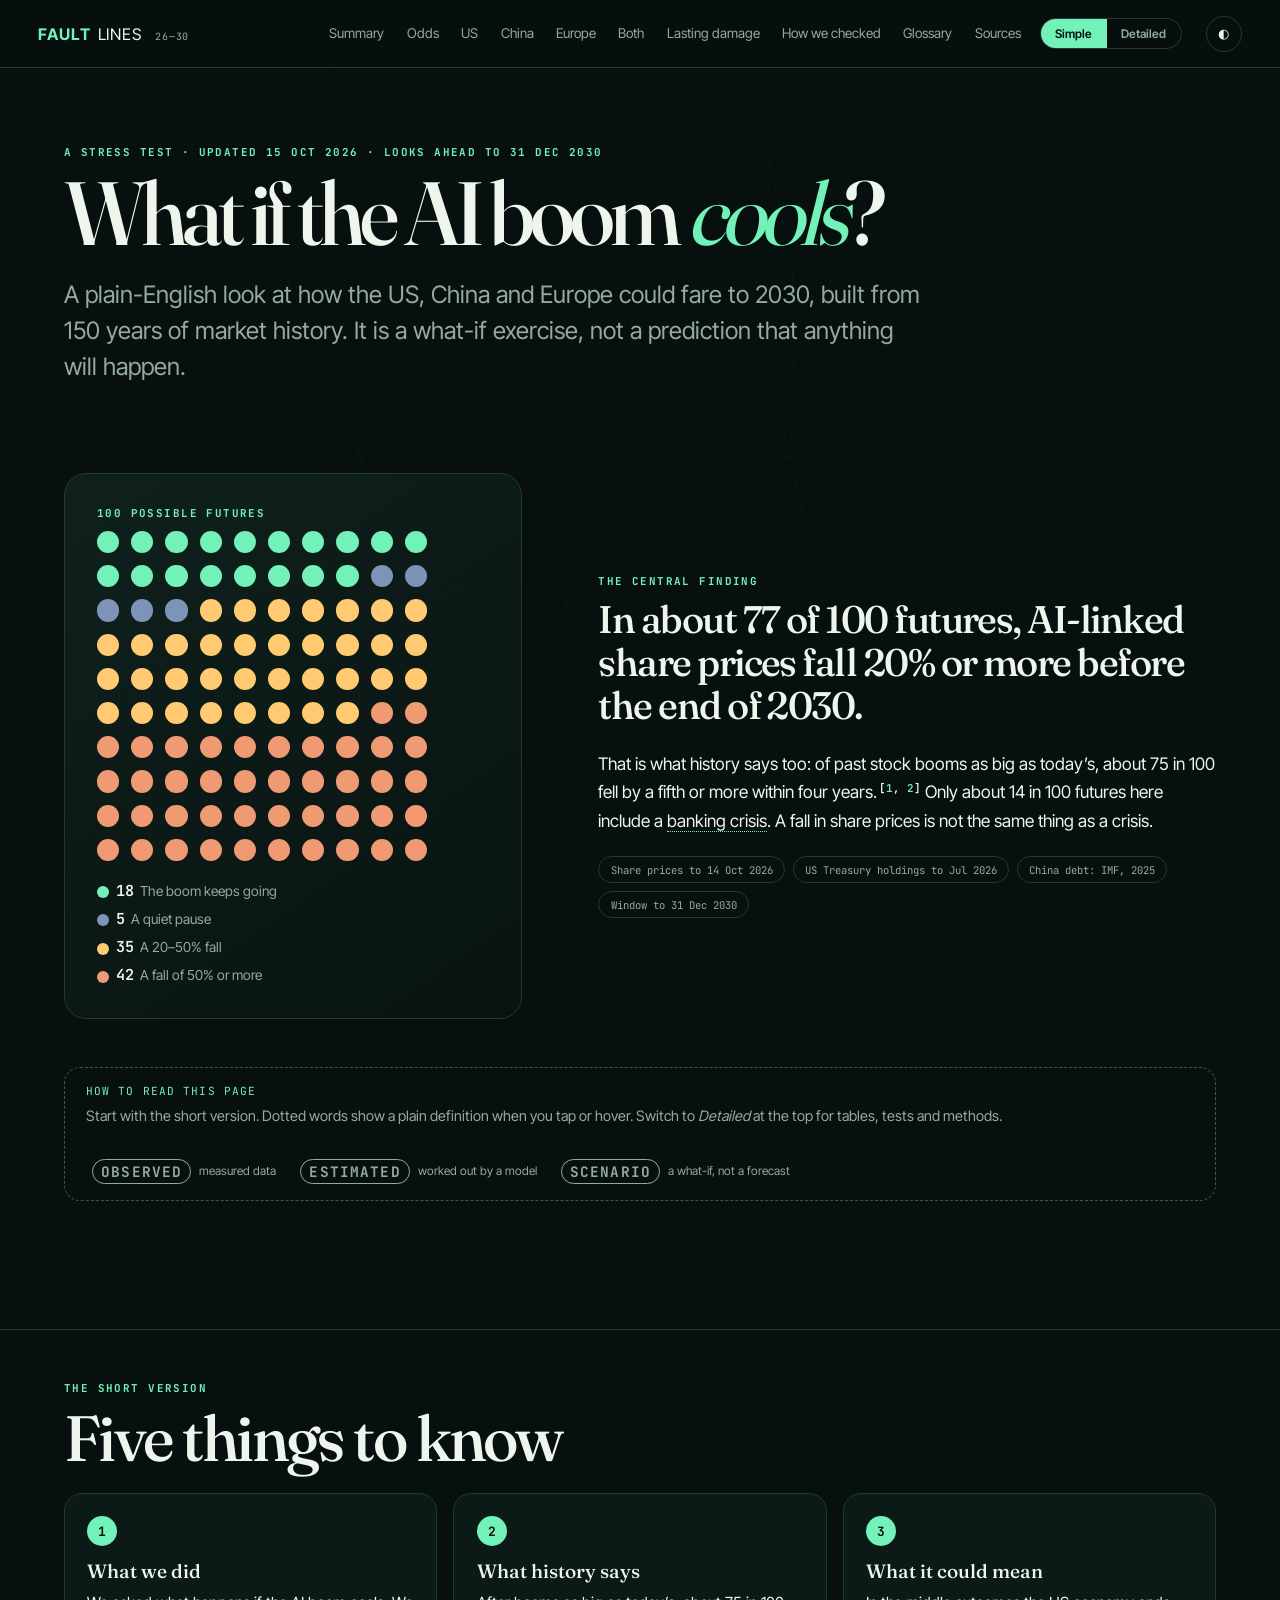
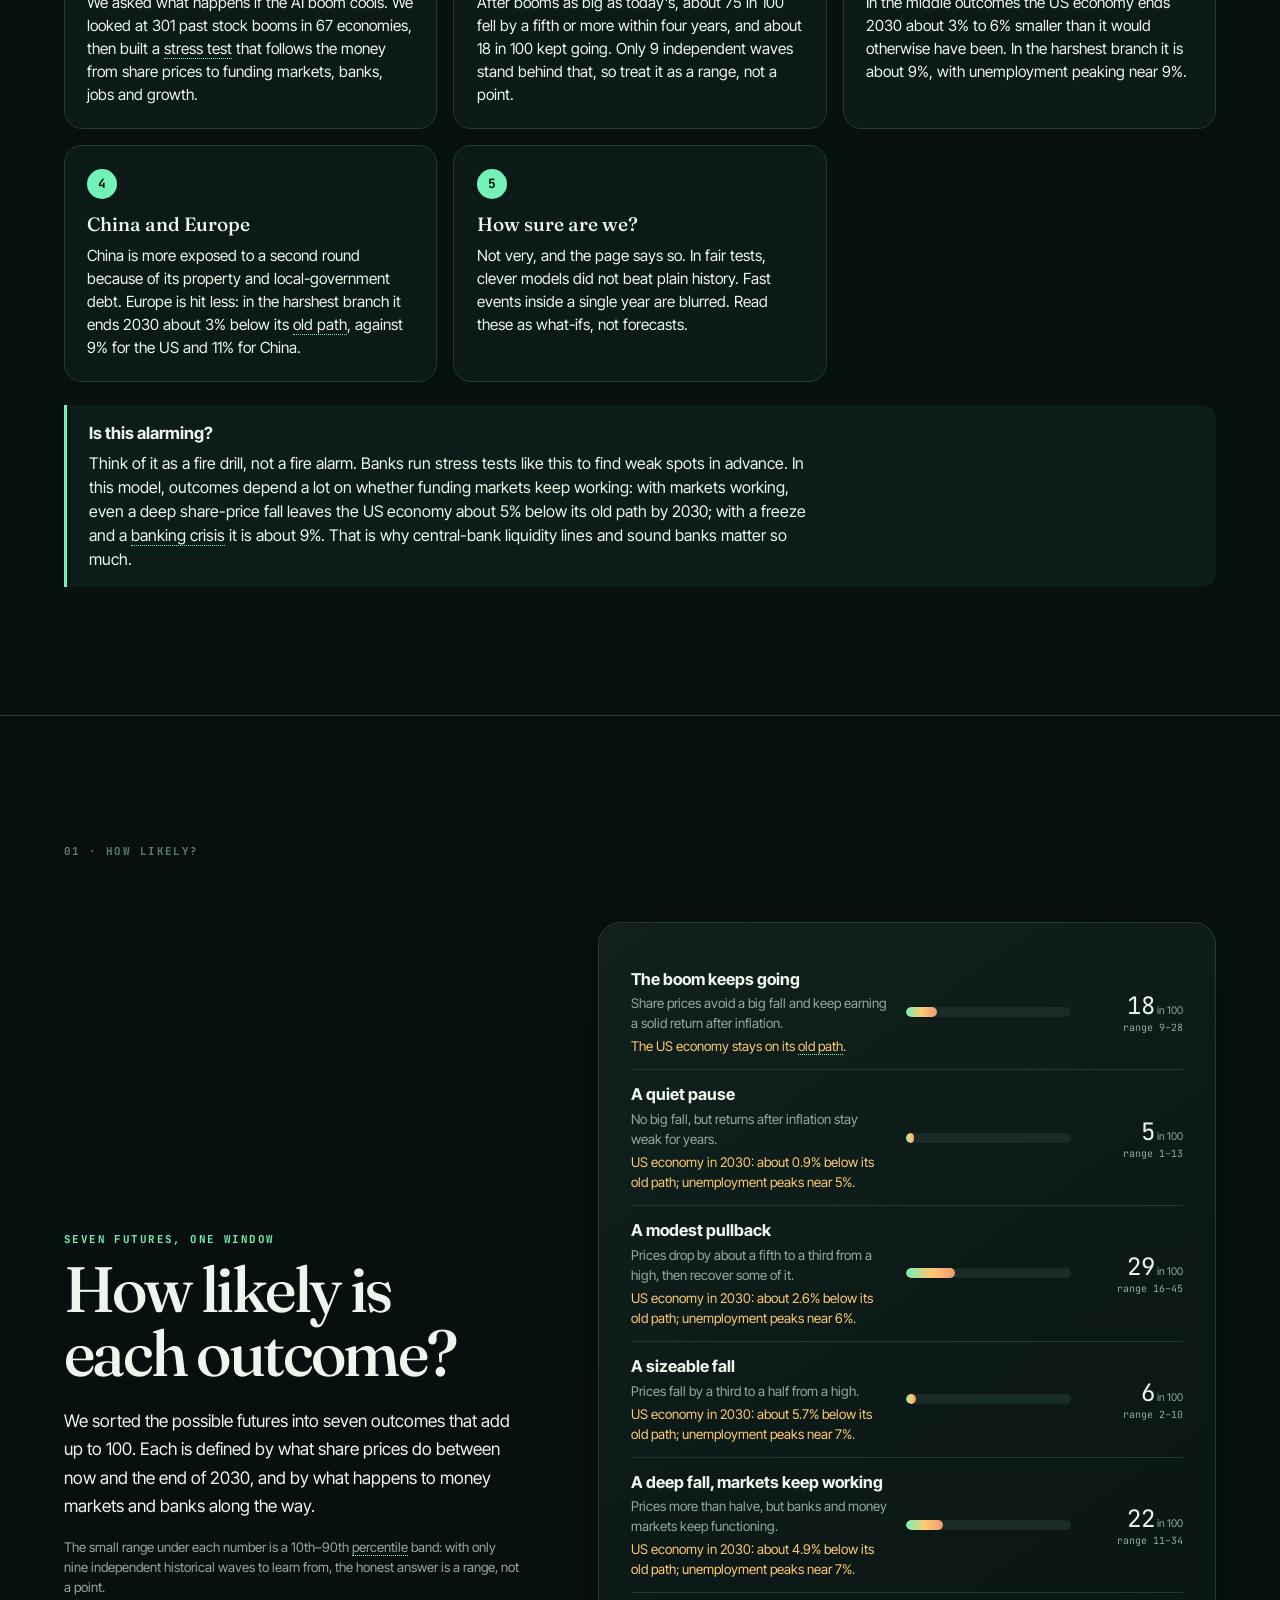
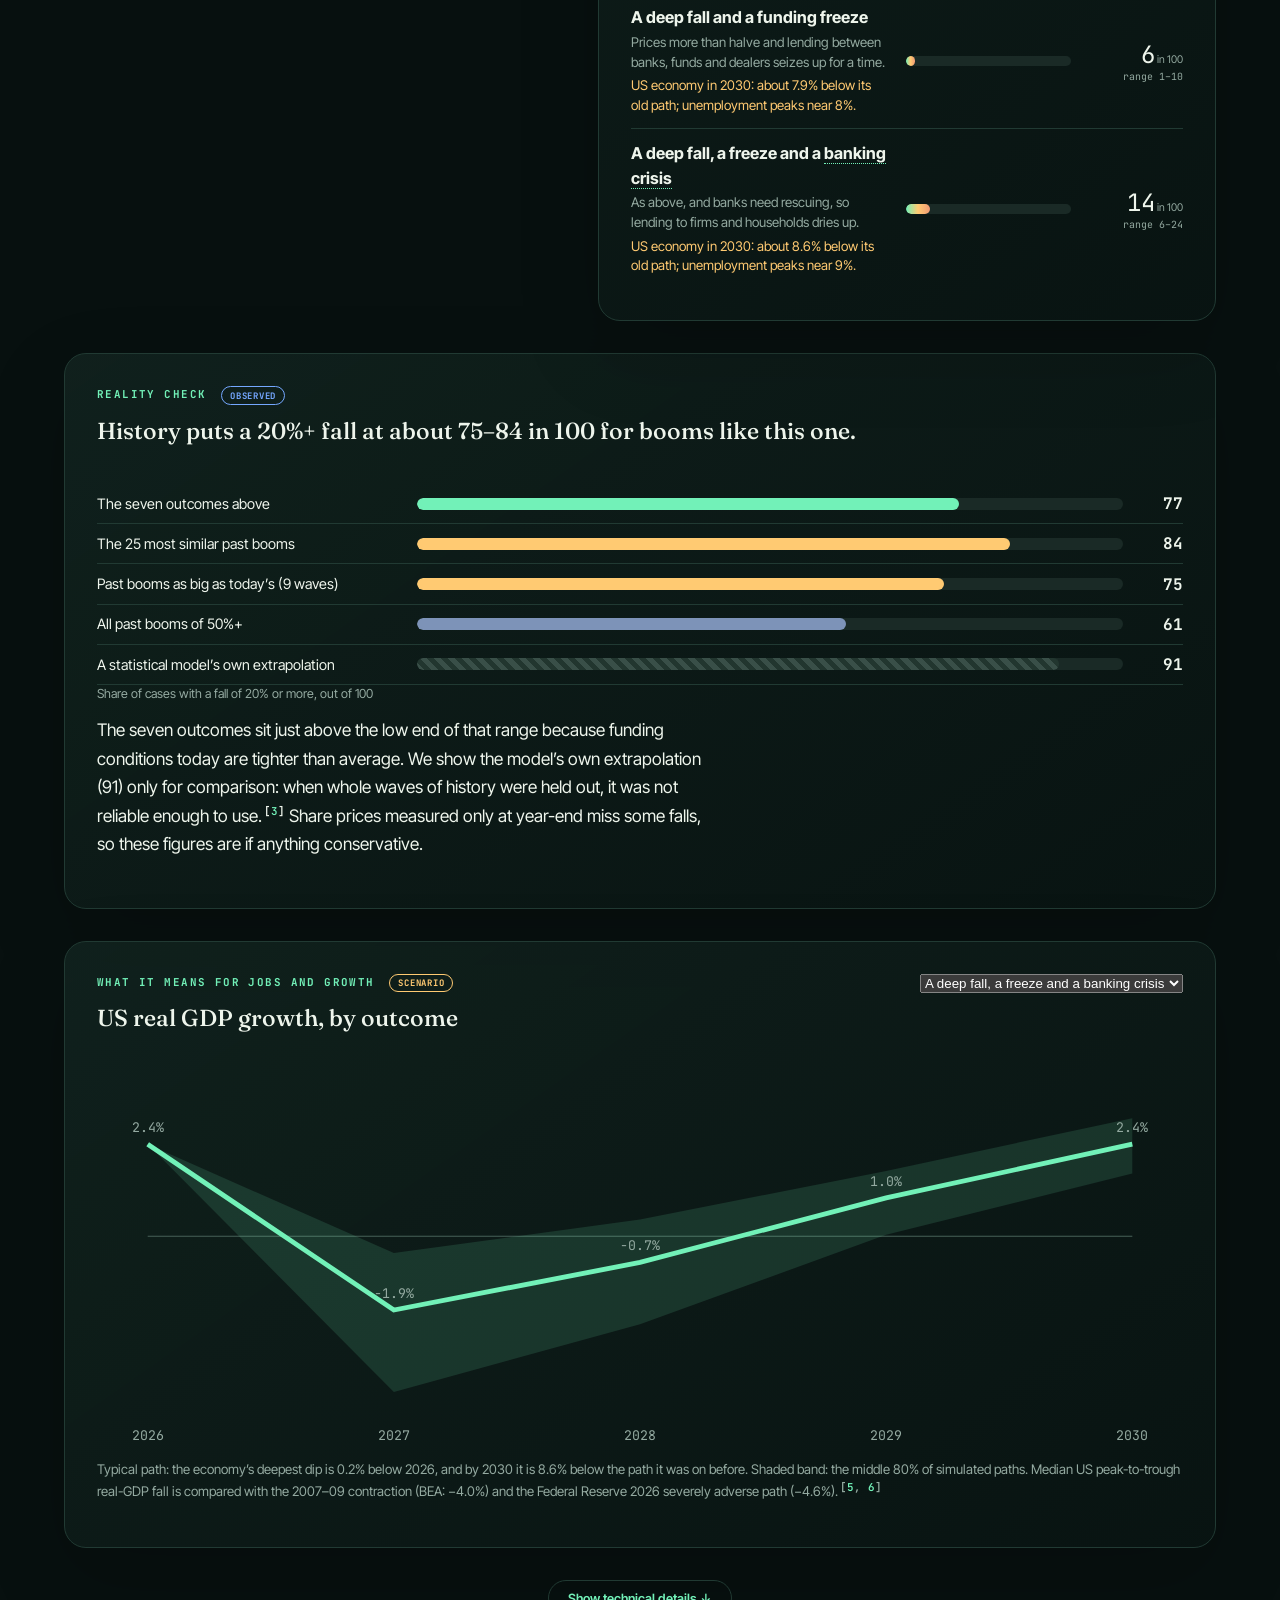
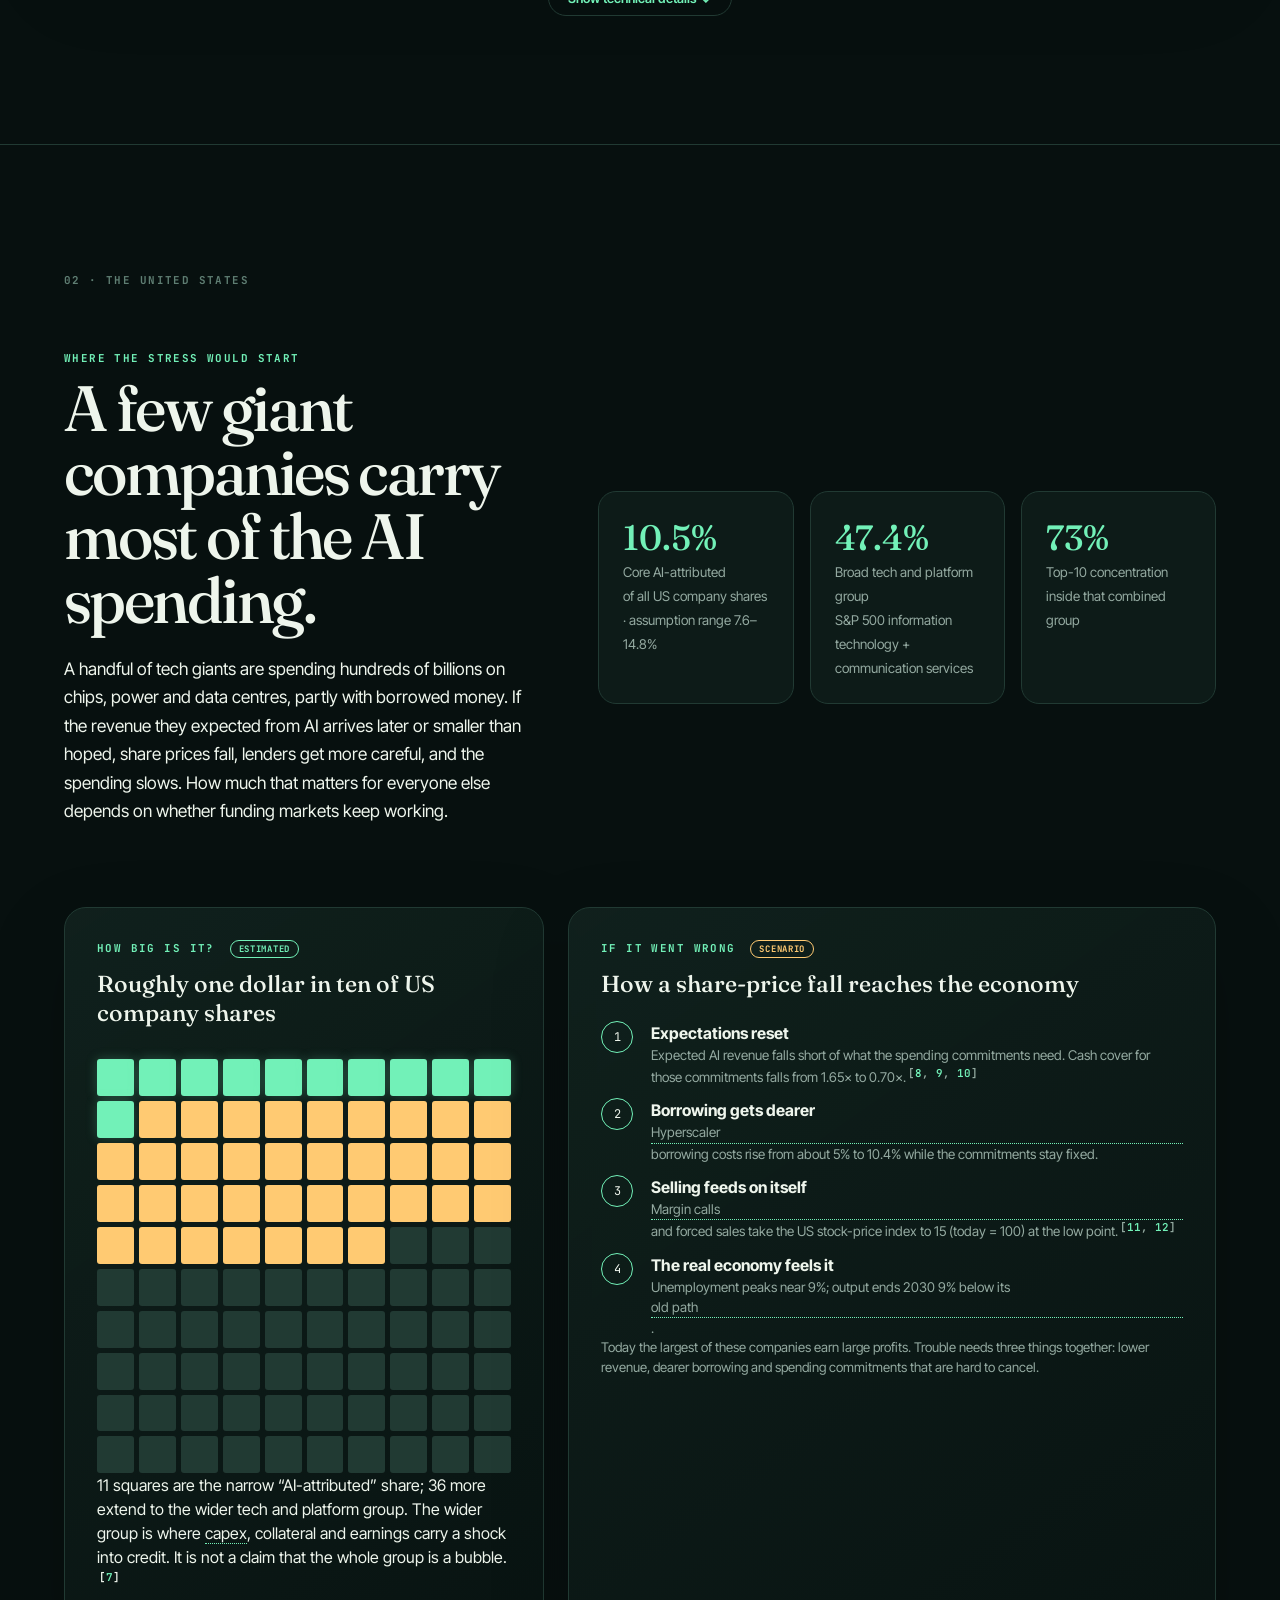
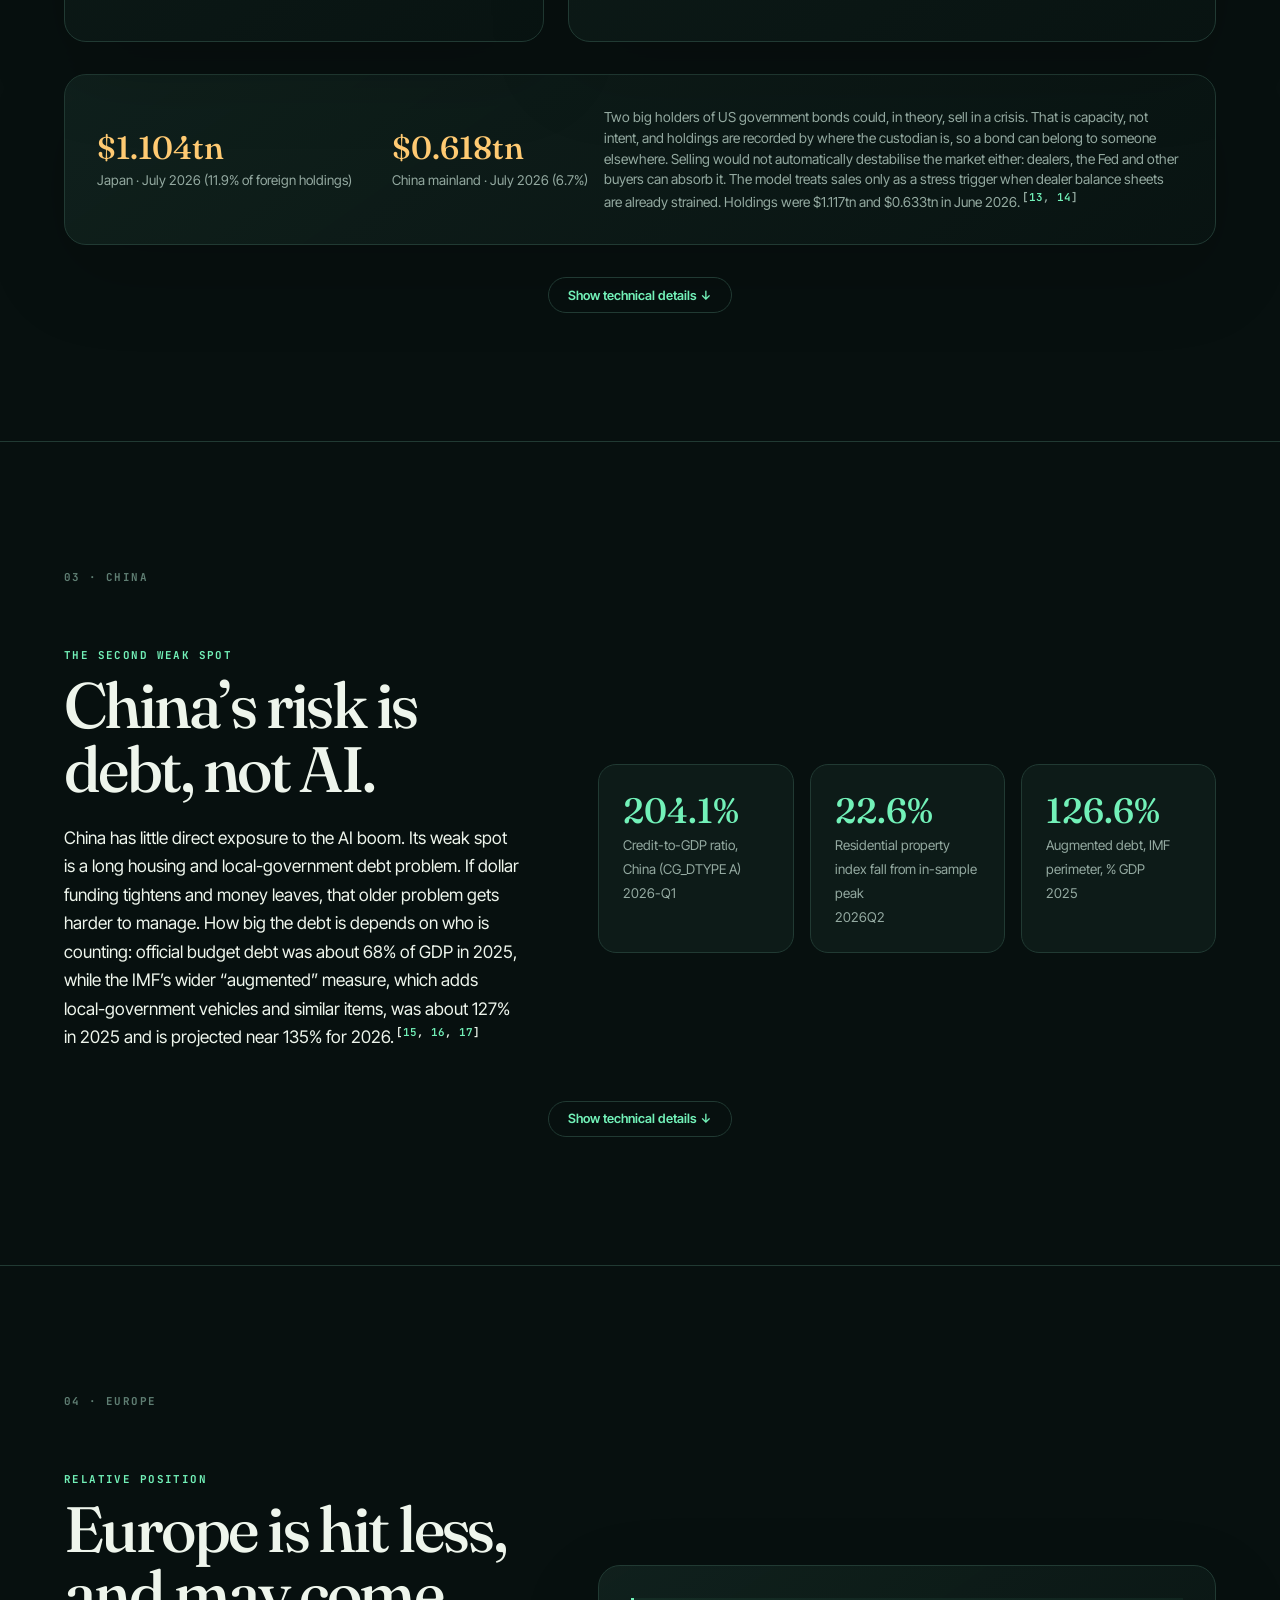
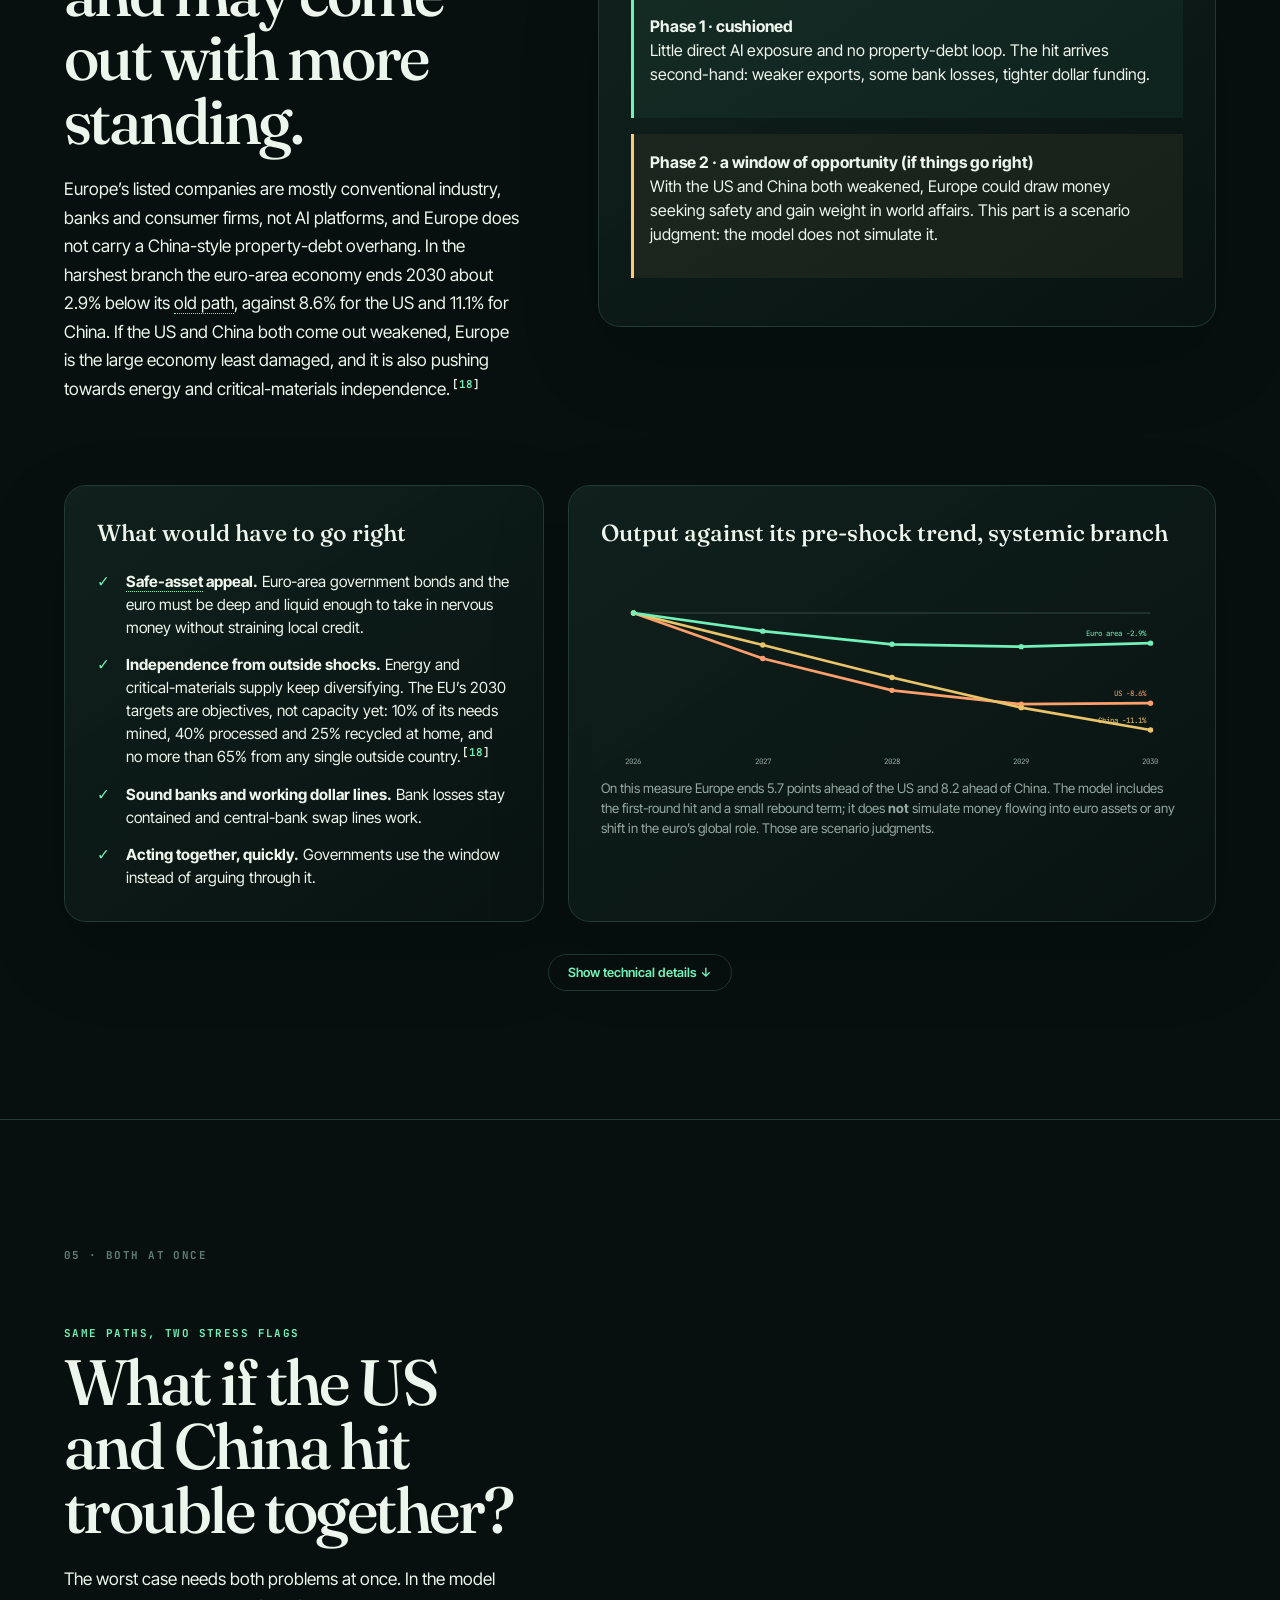
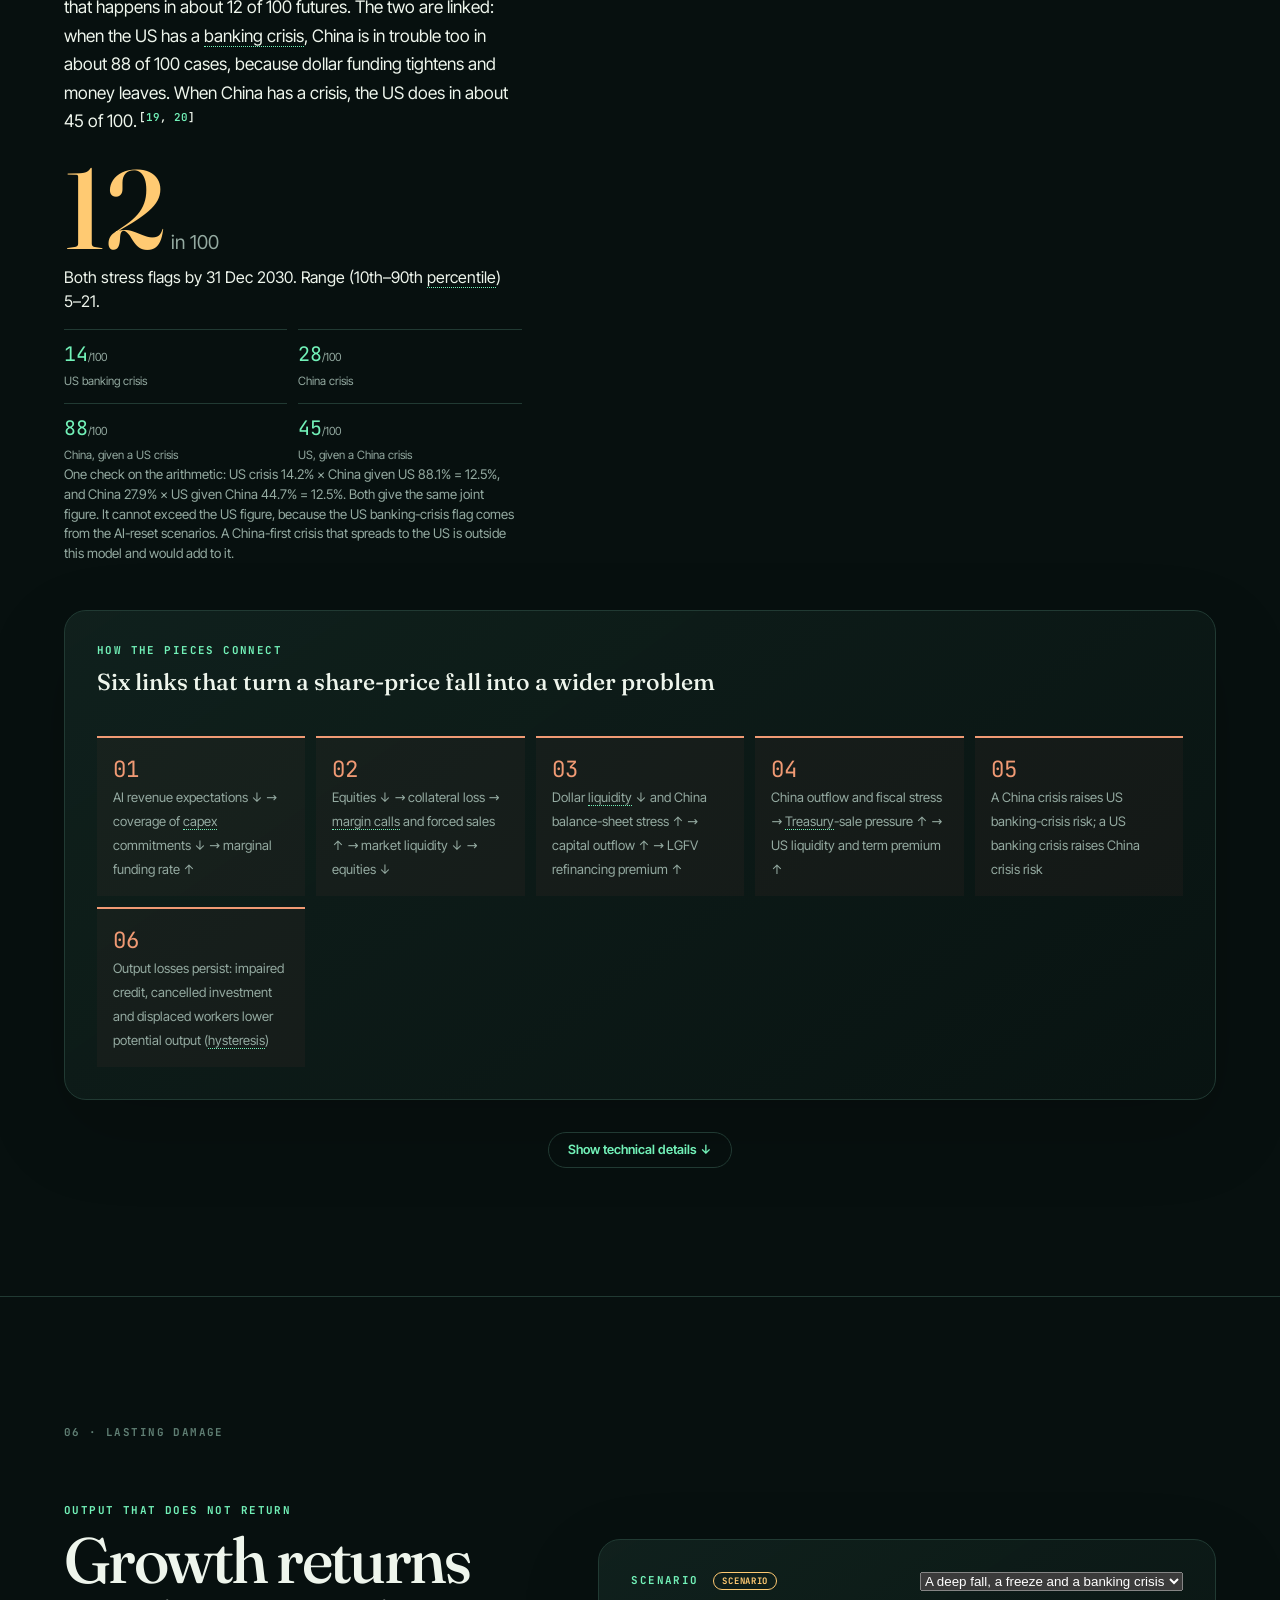
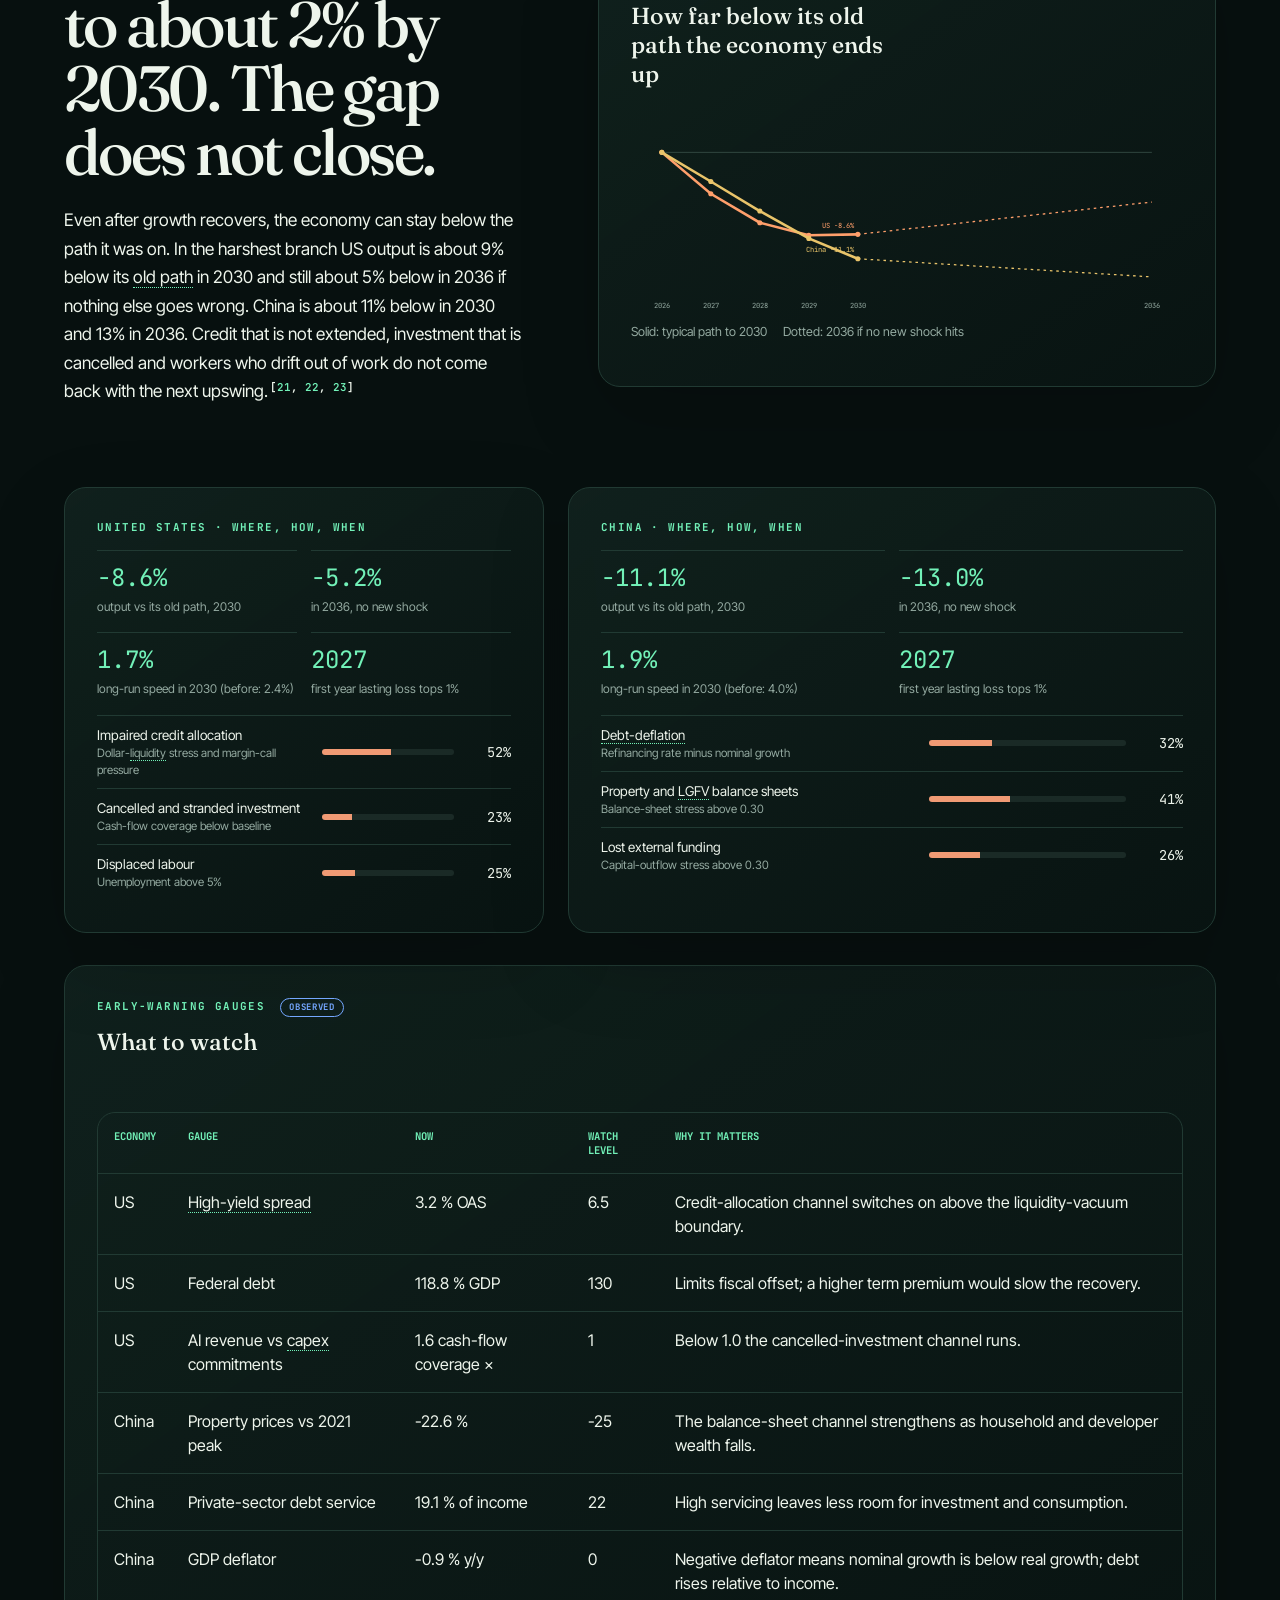
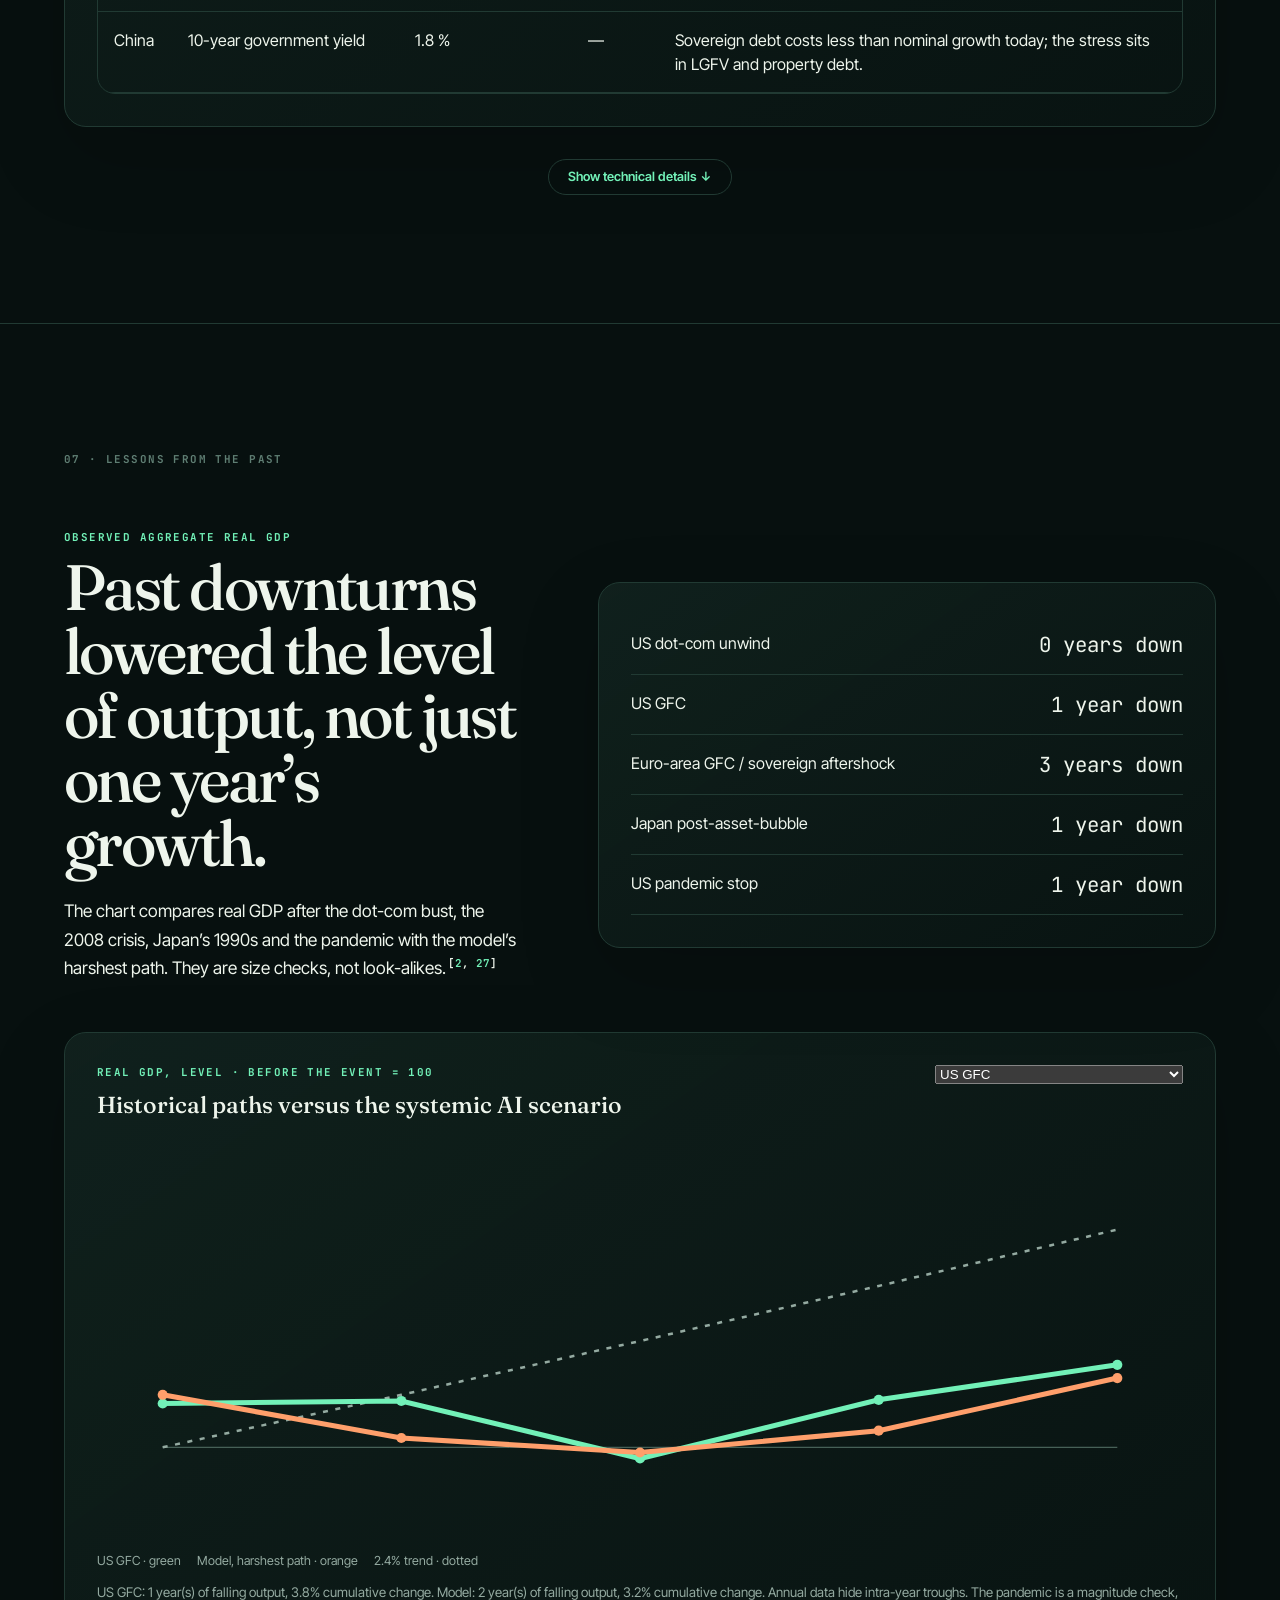
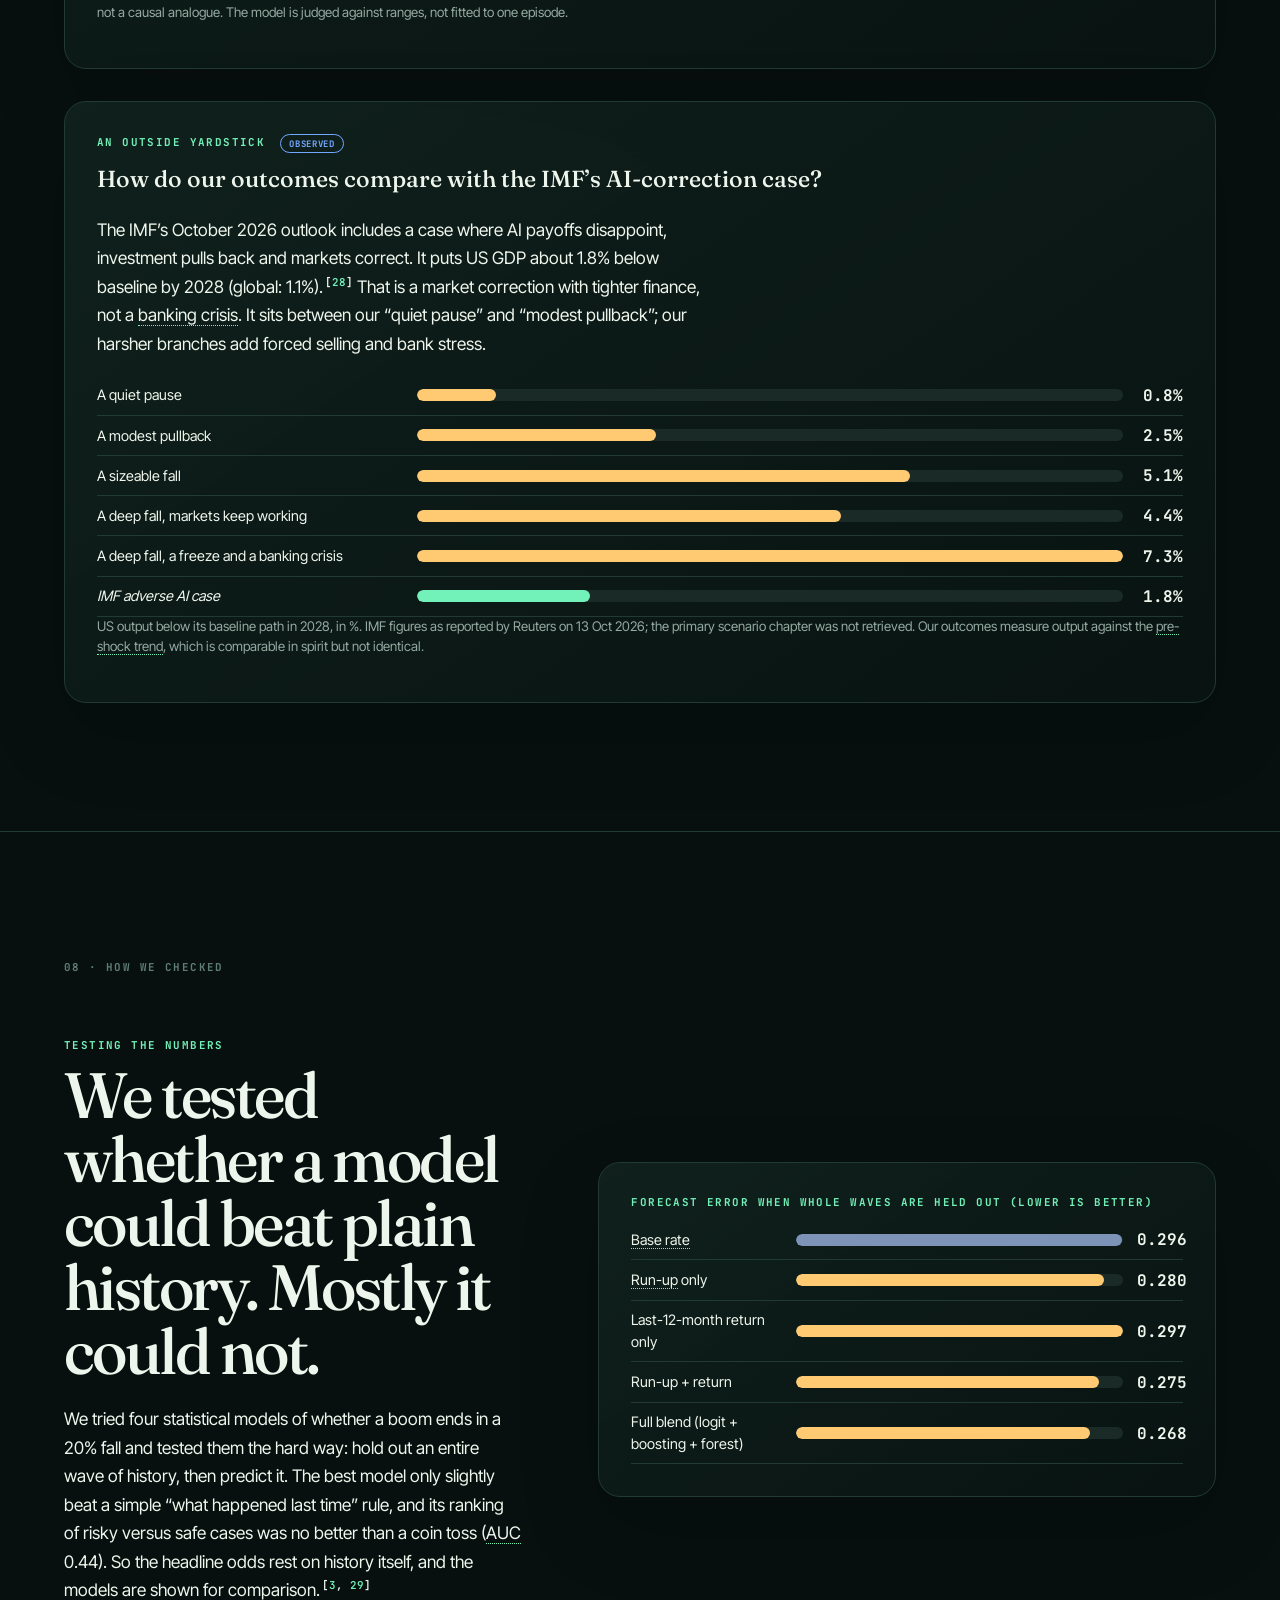
<file: site/index.html>
<!doctype html><html lang="en"><head><meta charset="utf-8"><meta name="viewport" content="width=device-width,initial-scale=1"><title>Fault Lines — A stress test of the world economy to 2030</title><meta name="description" content="A plain-English stress test: what if the AI boom cools? How the US, China and Europe could fare to 2030, with the evidence, methods and sources open for anyone to check."><link rel="stylesheet" href="styles.css"></head><body class="simple"><canvas id="field" aria-hidden="true"></canvas>
<header><a class="brand" href="#overview"><b>FAULT</b><span>LINES</span><i>26—30</i></a><nav aria-label="Primary"><a href="#short">Summary</a><a href="#scenarios">Odds</a><a href="#us">US</a><a href="#china">China</a><a href="#europe">Europe</a><a href="#joint">Both</a><a href="#hysteresis">Lasting damage</a><a href="#evidence">How we checked</a><a href="#glossary">Glossary</a><a href="#references">Sources</a></nav><div class="modes" role="group" aria-label="Reading level"><button id="modeSimple" aria-pressed="true">Simple</button><button id="modeDetail" aria-pressed="false">Detailed</button></div><button id="theme" aria-label="Toggle colour theme">◐</button></header>
<main>
<noscript><div class="noscript">This page draws its charts with JavaScript. All numbers are also available as plain tables on the <a href="tables.html">static tables page</a> and as downloadable files as <a href="tables.html#downloads">downloadable files</a>.</div></noscript>
<section id="overview" class="hero"><div class="kicker">A STRESS TEST · UPDATED 15 OCT 2026 · LOOKS AHEAD TO 31 DEC 2030</div><h1>What if the AI boom <em>cools</em>?</h1><p class="lede">A plain-English look at how the US, China and Europe could fare to 2030, built from 150 years of market history. It is a what-if exercise, not a prediction that anything will happen.</p>
<div class="hero-grid"><div class="dots-panel"><p class="eyebrow">100 possible futures</p><div id="dots" class="dots" role="img" aria-label="One hundred dots showing how many futures fall into each outcome"></div><div id="dotsLegend" class="dots-legend"></div></div><div class="hero-copy"><p class="eyebrow">The central finding</p><h2 id="heroFinding">Loading…</h2><p id="heroDetail" class="plain"></p><div class="stamp" id="stamp"></div></div></div>
<div class="guide"><div><b>How to read this page</b><span>Start with the short version. Dotted words show a plain definition when you tap or hover. Switch to <em>Detailed</em> at the top for tables, tests and methods.</span></div><div class="tags"><span class="kind k-obs">Observed</span><i>measured data</i><span class="kind k-est">Estimated</span><i>worked out by a model</i><span class="kind k-scn">Scenario</span><i>a what-if, not a forecast</i></div></div></section>

<section id="short" class="chapter tight"><p class="eyebrow">The short version</p><h2>Five things to know</h2><div class="short-grid" id="shortGrid"></div><div class="calm"><b>Is this alarming?</b><p id="calmText"></p></div></section>

<section id="scenarios" class="chapter"><div class="chapter-no">01 · HOW LIKELY?</div><div class="split"><div><p class="eyebrow">Seven futures, one window</p><h2>How likely is each outcome?</h2><p class="plain">We sorted the possible futures into seven outcomes that add up to 100. Each is defined by what share prices do between now and the end of 2030, and by what happens to money markets and banks along the way. <span class="expert-inline">Odds are anchored in what happened after comparable booms, then adjusted for today’s funding conditions.</span></p><p class="caveat">The small range under each number is a 10th–90th percentile band: with only nine independent historical waves to learn from, the honest answer is a range, not a point.</p></div><div class="panel"><div id="odds"></div></div></div>
<div class="panel wide" id="checks"><div class="panel-head"><div><p class="eyebrow">Reality check <span class="kind k-obs">Observed</span></p><h3 id="checkTitle">Does history agree?</h3></div></div><div id="checkBars" class="check-bars"></div><p class="plain" id="checkPlain"></p>
<div class="expert"><div class="table-wrap check-table"><table id="checkTable"></table></div><div class="check-notes" id="checkNotes"></div><div class="analog-list" id="analogList"></div></div></div>
<div class="panel wide expert transition"><div><p class="eyebrow">Counting method</p><h3>Independent waves, not country rows.</h3></div><div id="transitionAudit"></div></div>
<div class="panel wide expert"><div class="panel-head"><div><p class="eyebrow">Funding conditions <span class="kind k-est">Estimated</span></p><h3 id="heatTitle">The funding regime sets the multiplier</h3></div><p>Probability of a 20%+ fall by end-2030</p></div><div class="axis-notes"><div><b>Rows · geopolitical pressure</b><span>News-based GPR index: calm below the 40th percentile, tense 40–80th, crisis above the 80th.</span></div><div><b>Columns · dollar-market liquidity</b><span>Composite of spreads, reserves and market-function signals.</span></div></div><div id="heatmap"></div><div class="definition"><b>Liquidity vacuum</b><span>Market depth disappears and refinancing exists only at sharply wider spreads: high-yield spread above 6.5%, reserves below $2.5tn, or equivalent repo and Treasury dysfunction, with at least two signals active. September–October 2008 and March 2020 are the analogues.</span></div></div>
<div class="panel wide"><div class="panel-head"><div><p class="eyebrow">What it means for jobs and growth <span class="kind k-scn">Scenario</span></p><h3>US real GDP growth, by outcome</h3></div><select id="scenarioSelect" aria-label="Scenario"></select></div><div id="fan"></div><p class="benchmark" id="benchmark"></p></div><button class="more-btn" data-more>Show technical details ↓</button></section>

<section id="us" class="chapter"><div class="chapter-no">02 · THE UNITED STATES</div><div class="split"><div><p class="eyebrow">Where the stress would start</p><h2>A few giant companies carry most of the AI spending.</h2><p class="plain">A handful of tech giants are spending hundreds of billions on chips, power and data centres, partly with borrowed money. If the revenue they expected from AI arrives later or smaller than hoped, share prices fall, lenders get more careful, and the spending slows. How much that matters for everyone else depends on whether funding markets keep working.</p></div><div class="stats" id="usStats"></div></div>
<div class="grid2"><div class="panel"><p class="eyebrow">How big is it? <span class="kind k-est">Estimated</span></p><h3>Roughly one dollar in ten of US company shares</h3><div id="waffle"></div><div class="expert" id="exposure"></div></div><div class="panel"><p class="eyebrow">If it went wrong <span class="kind k-scn">Scenario</span></p><h3>How a share-price fall reaches the economy</h3><div class="chain" id="usChain"></div><p class="caveat">Today the largest of these companies earn large profits. Trouble needs three things together: lower revenue, dearer borrowing and spending commitments that are hard to cancel.</p></div></div>
<div class="panel wide treasury"><div id="treasury"></div><p id="treasuryNote"></p></div><button class="more-btn" data-more>Show technical details ↓</button></section>

<section id="china" class="chapter"><div class="chapter-no">03 · CHINA</div><div class="split"><div><p class="eyebrow">The second weak spot</p><h2>China’s risk is debt, not AI.</h2><p class="plain">China has little direct exposure to the AI boom. Its weak spot is a long housing and local-government debt problem. If dollar funding tightens and money leaves, that older problem gets harder to manage. How big the debt is depends on who is counting: <span id="chinaDebtLine"></span></p></div><div class="stats" id="chinaStats"></div></div><div class="panel wide expert"><div class="panel-head"><div><p class="eyebrow">Debt perimeter <span class="kind k-obs">Observed</span></p><h3>Observed and estimated ranges</h3></div><span class="tag">CNY bn / % GDP</span></div><div id="debtRanges"></div></div><button class="more-btn" data-more>Show technical details ↓</button></section>

<section id="europe" class="chapter"><div class="chapter-no">04 · EUROPE</div><div class="split"><div><p class="eyebrow">Relative position</p><h2>Europe is hit less, and may come out with more standing.</h2><p class="plain" id="euLede"></p></div><div class="panel"><div class="verdict good"><b>Phase 1 · cushioned</b><p>Little direct AI exposure and no property-debt loop. The hit arrives second-hand: weaker exports, some bank losses, tighter dollar funding.</p></div><div class="verdict warm"><b>Phase 2 · a window of opportunity (if things go right)</b><p>With the US and China both weakened, Europe could draw money seeking safety and gain weight in world affairs. This part is a scenario judgment: the model does not simulate it.</p></div></div></div>
<div class="grid2"><div class="panel"><h3>What would have to go right</h3><ul class="ticks"><li><b>Safe-asset appeal.</b> Euro-area government bonds and the euro must be deep and liquid enough to take in nervous money without straining local credit.</li><li><b>Independence from outside shocks.</b> Energy and critical-materials supply keep diversifying. The EU’s 2030 targets are objectives, not capacity yet: 10% of its needs mined, 40% processed and 25% recycled at home, and no more than 65% from any single outside country.<cite data-k="crma"></cite></li><li><b>Sound banks and working dollar lines.</b> Bank losses stay contained and central-bank swap lines work.</li><li><b>Acting together, quickly.</b> Governments use the window instead of arguing through it.</li></ul></div><div class="panel"><h3>Output against its pre-shock trend, systemic branch</h3><div id="euCompare"></div><p class="caveat" id="euNote"></p></div></div><button class="more-btn" data-more>Show technical details ↓</button></section>

<section id="joint" class="chapter"><div class="chapter-no">05 · BOTH AT ONCE</div><div class="split"><div><p class="eyebrow">Same paths, two stress flags</p><h2>What if the US and China hit trouble together?</h2><p class="plain" id="jointText"></p><div id="jointStat"></div><div class="joint-marginals" id="jointMarginals"></div><p class="caveat" id="jointNote"></p></div><div class="panel expert"><p class="eyebrow">Stress map <span class="kind k-scn">Scenario</span></p><h3>China property loss × US high-yield spread</h3><p class="caveat">Conditional on an AI revenue-expectation reset. Every cell is simulated; rows and columns are measured quantities.</p><div class="frontier-wrap"><div class="frontier-y">China property decline from peak</div><div><div id="frontier"></div><div class="frontier-x">US high-yield OAS (%) →</div></div></div></div></div><div class="thresholds expert" id="thresholds"></div><div class="panel wide expert"><div id="connections"></div></div><div class="panel wide"><div class="panel-head"><div><p class="eyebrow">How the pieces connect</p><h3>Six links that turn a share-price fall into a wider problem</h3></div></div><div class="loop" id="feedbackLoops"></div></div>
<div class="panel wide expert"><div class="panel-head"><div><p class="eyebrow">Median path</p><h3>From revenue reset to cross-border funding stress</h3></div><select id="systemSelect" aria-label="Connected scenario"></select></div><div class="system-grid" id="systemGrid"></div></div><div class="panel wide expert network"><svg id="network" viewBox="0 0 900 500" role="img" aria-label="Contagion network"></svg></div><button class="more-btn" data-more>Show technical details ↓</button></section>

<section id="hysteresis" class="chapter"><div class="chapter-no">06 · LASTING DAMAGE</div><div class="split"><div><p class="eyebrow">Output that does not return</p><h2 id="hystTitle">The downturn ends. Some of the loss stays.</h2><p class="plain" id="hystLede"></p></div><div class="panel"><div class="panel-head"><div><p class="eyebrow">Scenario <span class="kind k-scn">Scenario</span></p><h3>How far below its old path the economy ends up</h3></div><select id="hystSelect" aria-label="Hysteresis scenario"></select></div><div id="hystChart"></div><p class="legend" id="hystLegend"></p></div></div>
<div class="grid2 hyst-cards"><div class="panel"><p class="eyebrow">United States · where, how, when</p><div class="hyst-stats" id="hystUS"></div><div id="hystUSChannels" class="channels"></div></div><div class="panel"><p class="eyebrow">China · where, how, when</p><div class="hyst-stats" id="hystCN"></div><div id="hystCNChannels" class="channels"></div></div></div>
<div class="grid2 expert"><div class="panel"><p class="eyebrow">History check <span class="kind k-obs">Observed</span></p><h3 id="hystValTitle">Model against comparable banking crises</h3><div id="hystVal"></div><p class="caveat" id="hystValNote"></p></div><div class="panel"><p class="eyebrow">The Japan test</p><h3 id="japanTitle">Damage shows up late.</h3><div id="japanChart"></div><p class="caveat" id="japanNote"></p></div></div>
<div class="panel wide"><div class="panel-head"><div><p class="eyebrow">Early-warning gauges <span class="kind k-obs">Observed</span></p><h3>What to watch</h3></div></div><div class="table-wrap"><table id="hystIndicators"></table></div></div><button class="more-btn" data-more>Show technical details ↓</button></section>

<section id="history" class="chapter"><div class="chapter-no">07 · LESSONS FROM THE PAST</div><div class="split"><div><p class="eyebrow">Observed aggregate real GDP</p><h2>Past downturns lowered the level of output, not just one year’s growth.</h2><p class="plain">The chart compares real GDP after the dot-com bust, the 2008 crisis, Japan’s 1990s and the pandemic with the model’s harshest path. They are size checks, not look-alikes.<cite data-k="wdi,bern12"></cite></p></div><div class="panel"><div id="historySummary"></div></div></div><div class="panel wide"><div class="panel-head"><div><p class="eyebrow">Real GDP, level · before the event = 100</p><h3>Historical paths versus the systemic AI scenario</h3></div><select id="historySelect" aria-label="Historical comparison"></select></div><div id="historyChart"></div><p class="benchmark" id="historyNote"></p></div>
<div class="panel wide"><div class="panel-head"><div><p class="eyebrow">An outside yardstick <span class="kind k-obs">Observed</span></p><h3>How do our outcomes compare with the IMF’s AI-correction case?</h3></div></div><div id="imfBench"></div></div></section>

<section id="evidence" class="chapter"><div class="chapter-no">08 · HOW WE CHECKED</div><div class="split"><div><p class="eyebrow">Testing the numbers</p><h2>We tested whether a model could beat plain history. Mostly it could not.</h2><p class="plain" id="evidencePlain"></p></div><div class="panel"><div id="evidenceBars"></div></div></div>
<div class="expert"><div class="panel wide"><div class="panel-head"><div><p class="eyebrow">Competing forecasts <span class="kind k-est">Estimated</span></p><h3>Held-out tests of seven ways to forecast a 20%+ fall</h3></div></div><div class="table-wrap"><table id="valTable"></table></div><p class="caveat" id="valNote"></p></div>
<div class="grid2"><div class="panel"><p class="eyebrow">Reliability <span class="kind k-est">Estimated</span></p><h3>When the model said X, how often did it happen?</h3><div id="reliab"></div></div><div class="panel"><p class="eyebrow">Sensitivity</p><h3>Would other reasonable choices change the answer?</h3><div class="table-wrap"><table id="sensTable"></table></div></div></div>
<div class="grid2"><div class="panel"><p class="eyebrow">Measurement <span class="kind k-obs">Observed</span></p><h3>Annual closes miss intra-year falls</h3><div id="resolution"></div></div><div class="panel"><p class="eyebrow">Numerics</p><h3>Does the connected engine settle?</h3><div id="engineChk"></div></div></div></div></section>

<section id="countries" class="chapter expert"><div class="chapter-no">09 · COMPARABLE BASELINE</div><p class="eyebrow">Same columns for every region</p><h2>Four balance sheets. One comparison frame.</h2><div class="table-wrap"><table><thead><tr><th>Region</th><th>2025 growth</th><th>Public debt/GDP</th><th>Private credit/GDP</th><th>Policy rate</th><th>Direct exposure</th><th>Shock role</th></tr></thead><tbody id="countryGrid"></tbody></table></div><p class="caveat">Public-debt perimeters differ; “n/a” means no comparable value was used. Direct exposure is qualitative because identical attribution data do not exist across regions.</p></section>

<section id="methods" class="chapter"><div class="chapter-no">10 · LIMITS</div><div class="split"><div><p class="eyebrow">What this page cannot tell you</p><h2>Useful for thinking. Not a forecast, not advice.</h2><ul class="ticks" id="limits"></ul></div><div class="scorecard expert" id="scorecard"></div></div><div class="panel wide"><p class="eyebrow">Baseline note</p><h3>Weak trend growth is already the starting point.</h3><p>The World Bank’s 2023 assessment put average global potential growth for 2022–2030 near 2.2% a year, about a third below the early-2000s pace.<cite data-k="wb2023"></cite> Potential growth is a long-run speed, not a ceiling: after a downturn the economy can temporarily grow faster than that, and the model allows it (the output gap closes at 30% a year in the US).</p></div></section>

<section id="methodology" class="chapter expert"><div class="chapter-no">11 · METHODOLOGY</div><div class="split"><div><p class="eyebrow">Every model, every parameter</p><h2>What was taken, and how each number was set.</h2><p>Each parameter carries one of five statuses. Anything marked <b>Assumed</b> is a judgment, not an estimate, and is not validated on its own. Square-bracket numbers point to the references at the end.</p></div><div class="panel"><div id="statusSummary"></div></div></div><div id="methodSections"></div></section>

<section id="glossary" class="chapter"><div class="chapter-no">12 · GLOSSARY</div><p class="eyebrow">Plain-English definitions</p><h2>Words used on this page.</h2><dl class="gloss" id="glossList"></dl></section>

<section id="sources" class="chapter expert"><div class="chapter-no">13 · EVIDENCE REGISTER</div><div class="split"><div><p class="eyebrow">Audit trail</p><h2>Sources you can inspect.</h2><p>Open databases, filings and institutional publications are separated from assumptions. Search the register below.</p></div><div><input id="sourceSearch" placeholder="Search sources, authors, DOI…" aria-label="Search sources"><div class="source-count" id="sourceCount"></div></div></div><div class="sources" id="sourceList"></div></section>

<section id="references" class="chapter"><div class="chapter-no">14 · REFERENCES</div><div class="split"><div><p class="eyebrow">Citation overview</p><h2>Everything cited above, in order of first appearance.</h2><p id="refIntro"></p></div><div><div class="chips" id="refFilter"></div></div></div><ol class="refs" id="refList"></ol></section>
</main><footer><div><b>FAULT LINES 26—30</b><p>A what-if exercise, not investment advice. Prices to 14 Oct 2026; model run 15 Oct 2026; window to 31 Dec 2030. <a href="tables.html">Static tables</a> · <a href="tables.html#downloads">Data files</a></p></div><a href="#overview">Back to top ↑</a></footer><div id="tip" class="tip" role="tooltip" hidden></div><script src="app.js" defer></script></body></html>
</file>
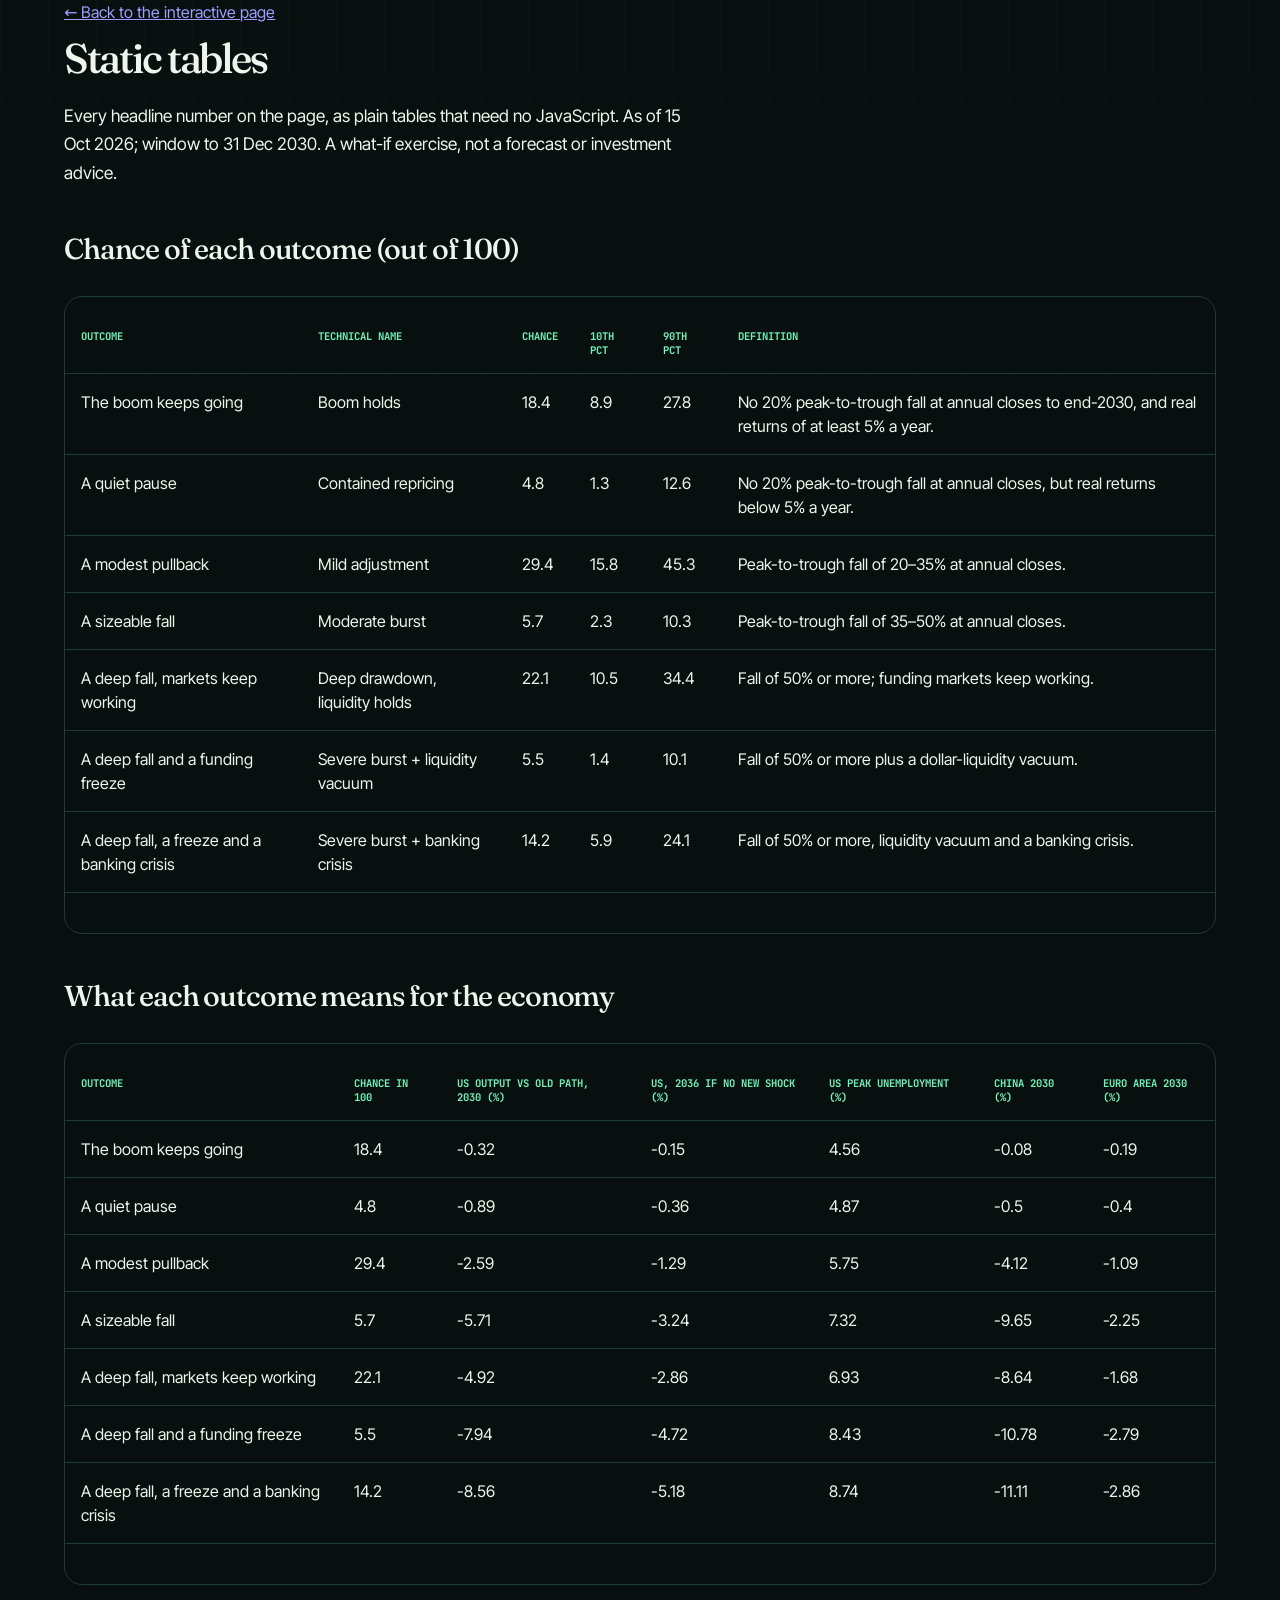
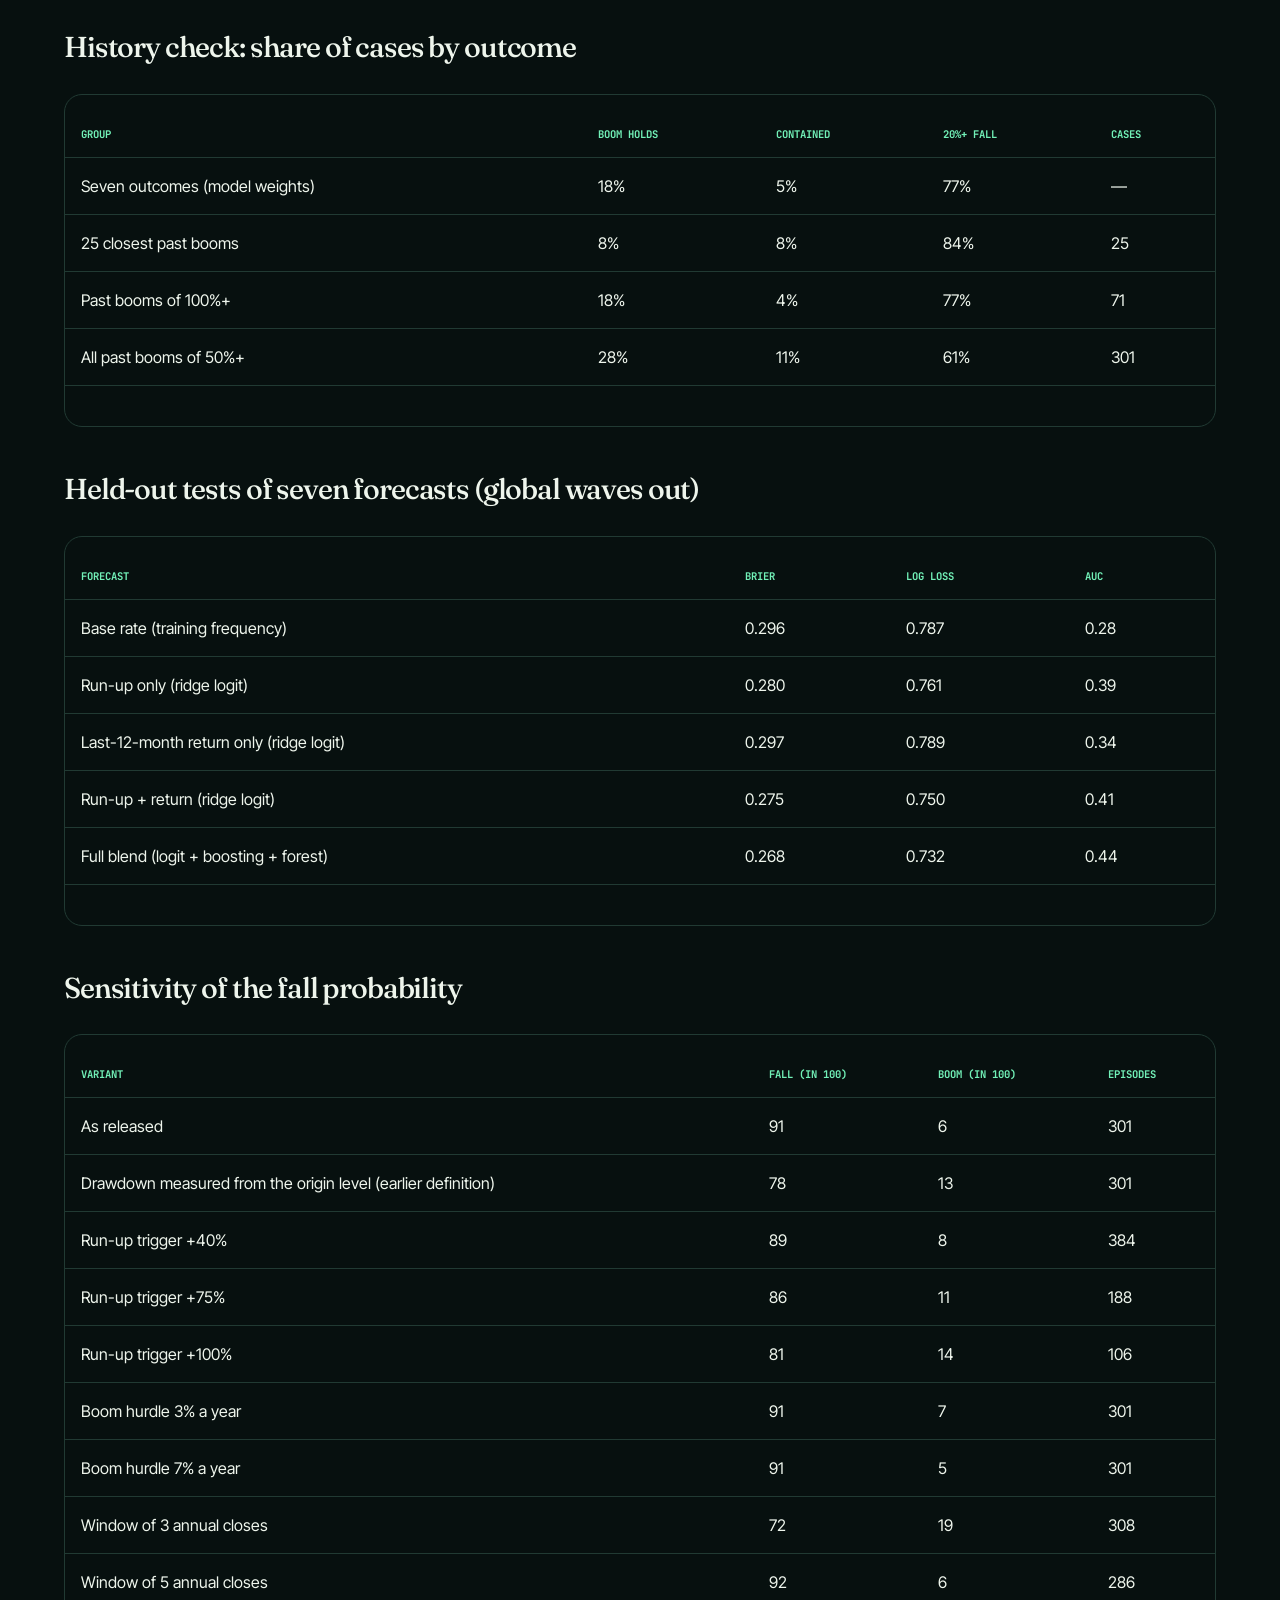
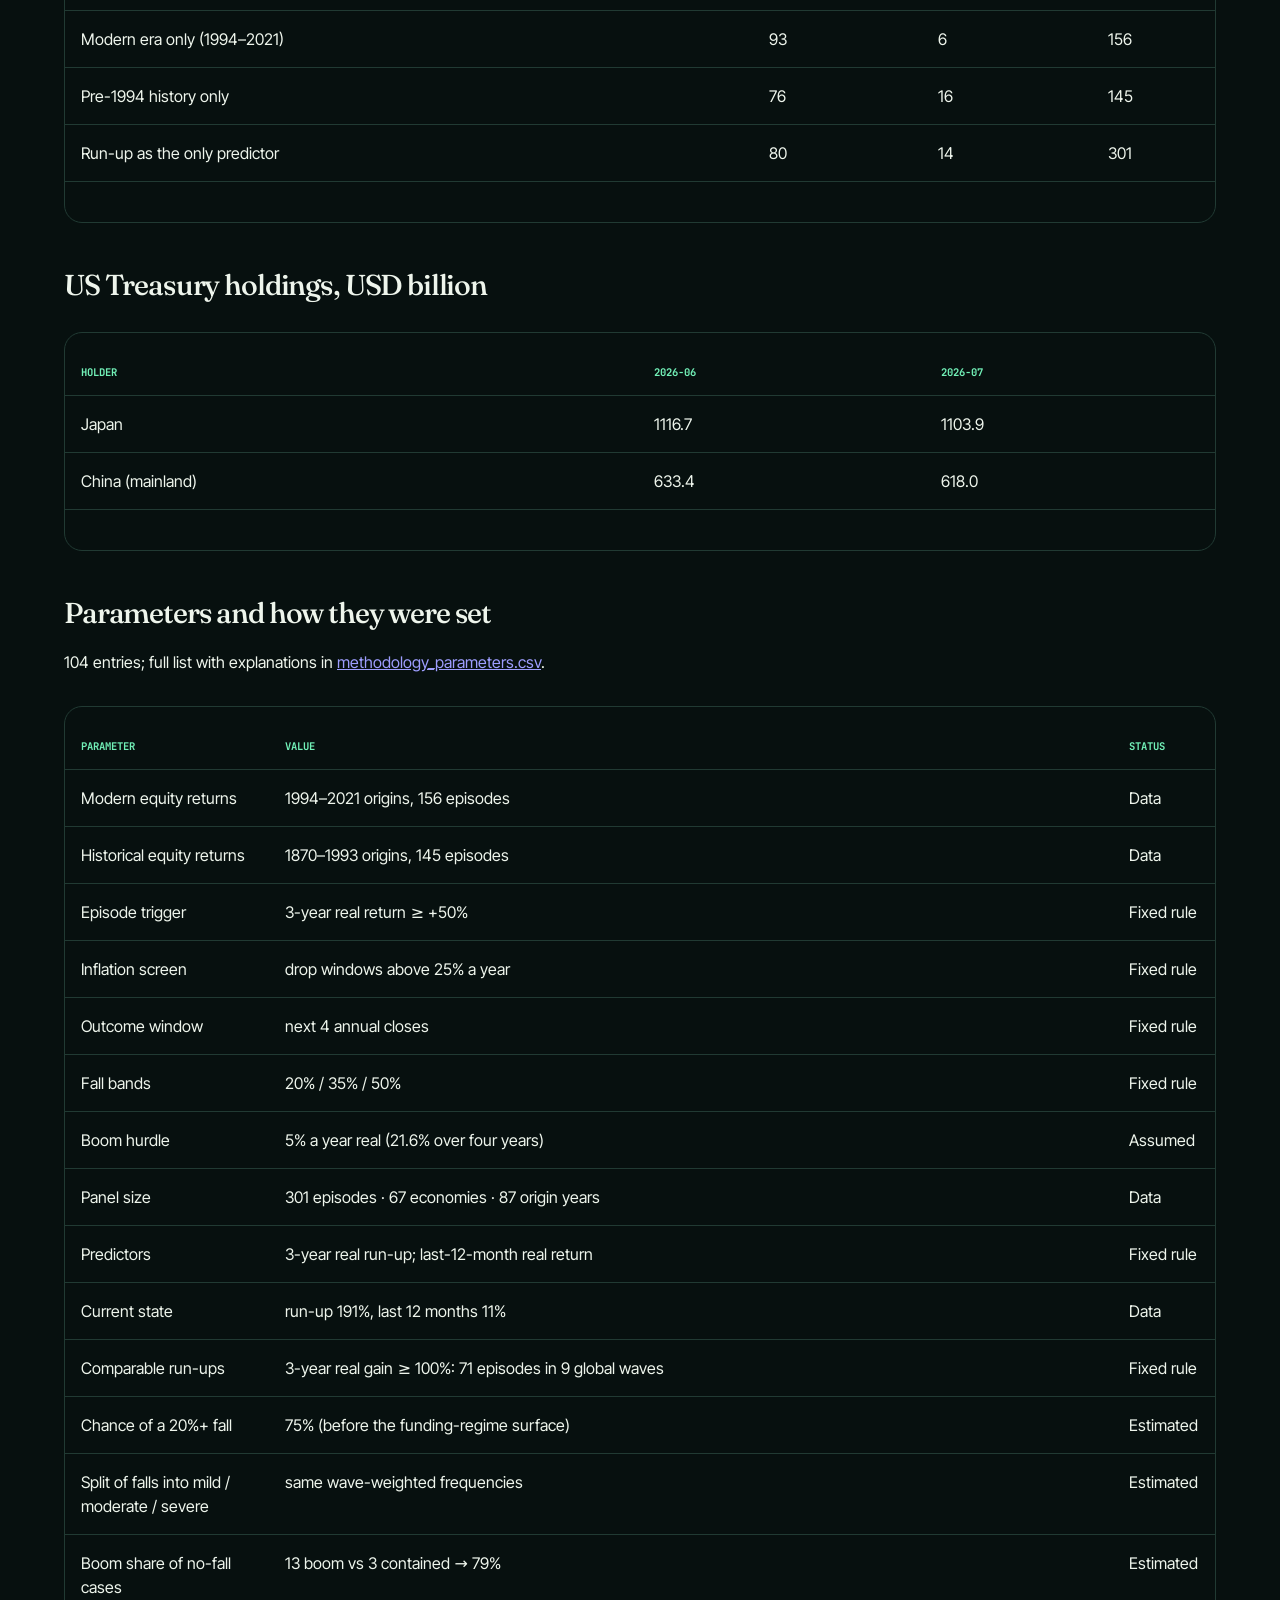
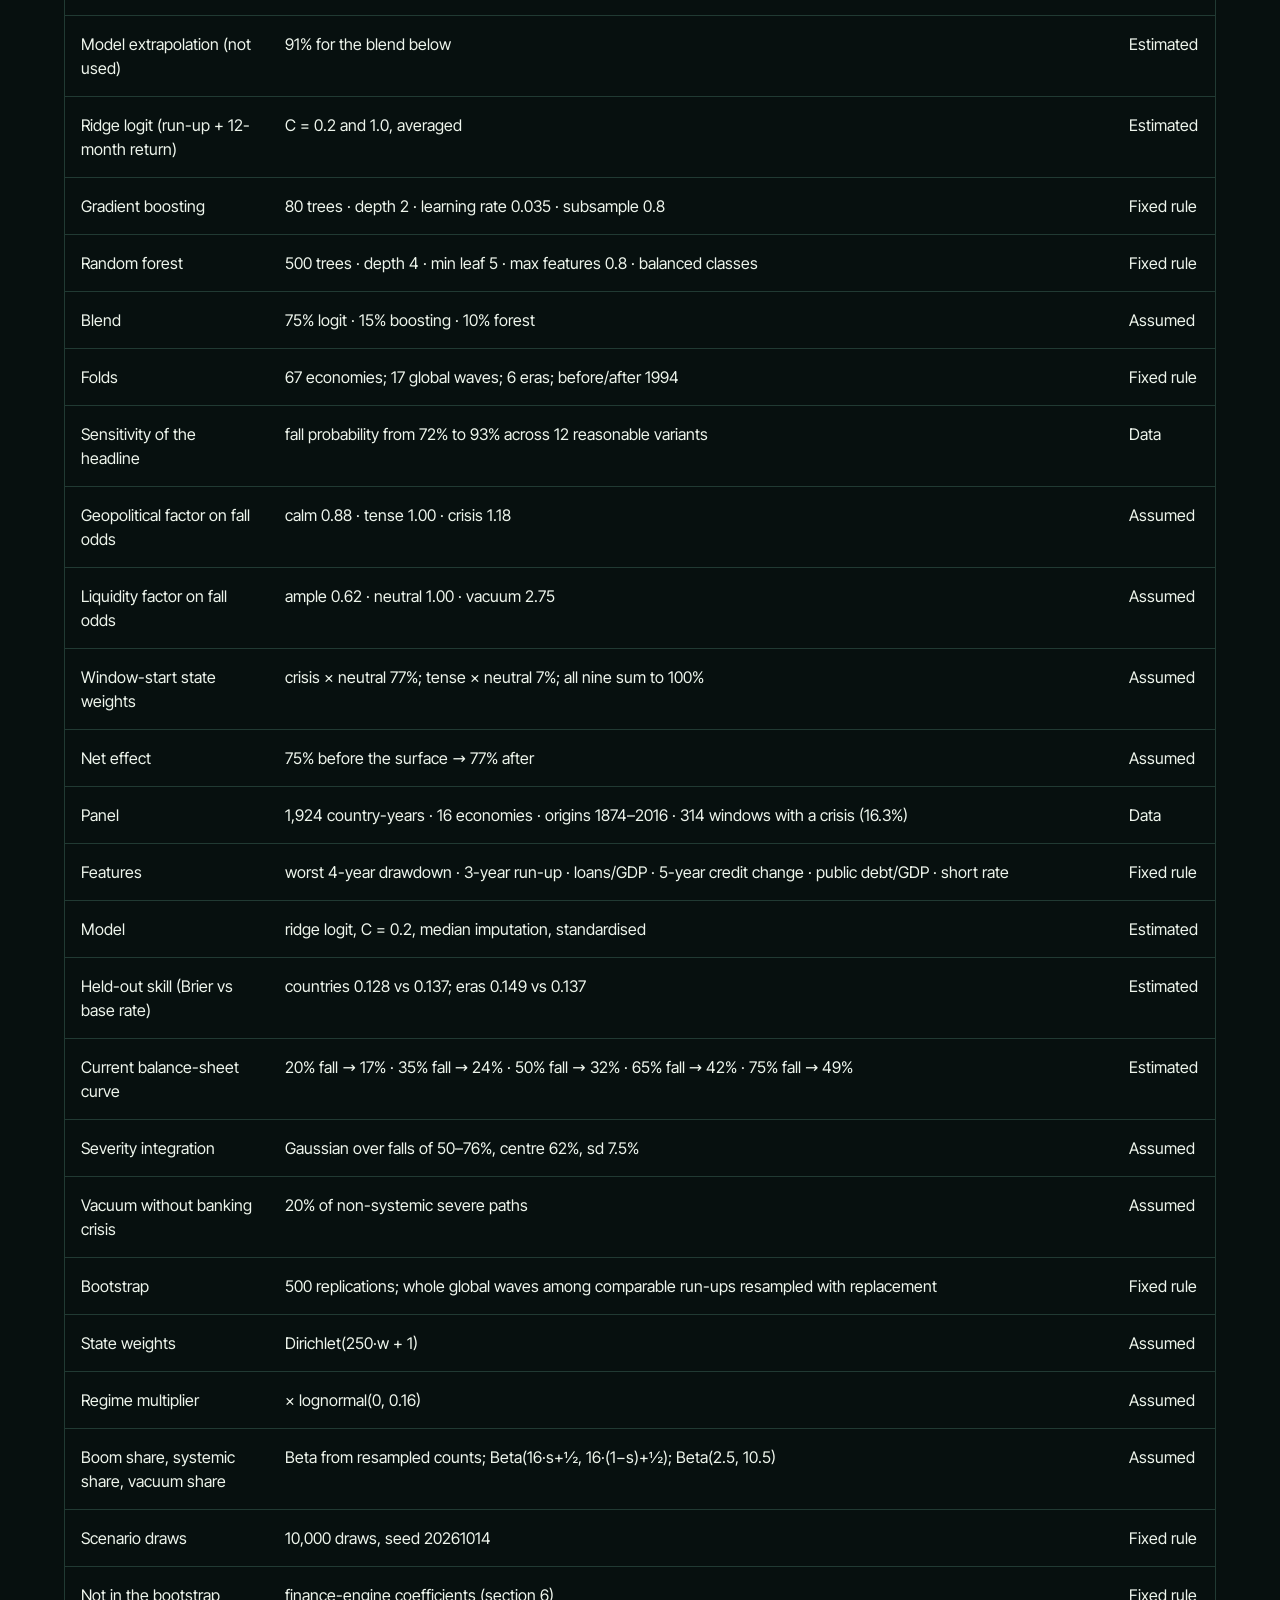
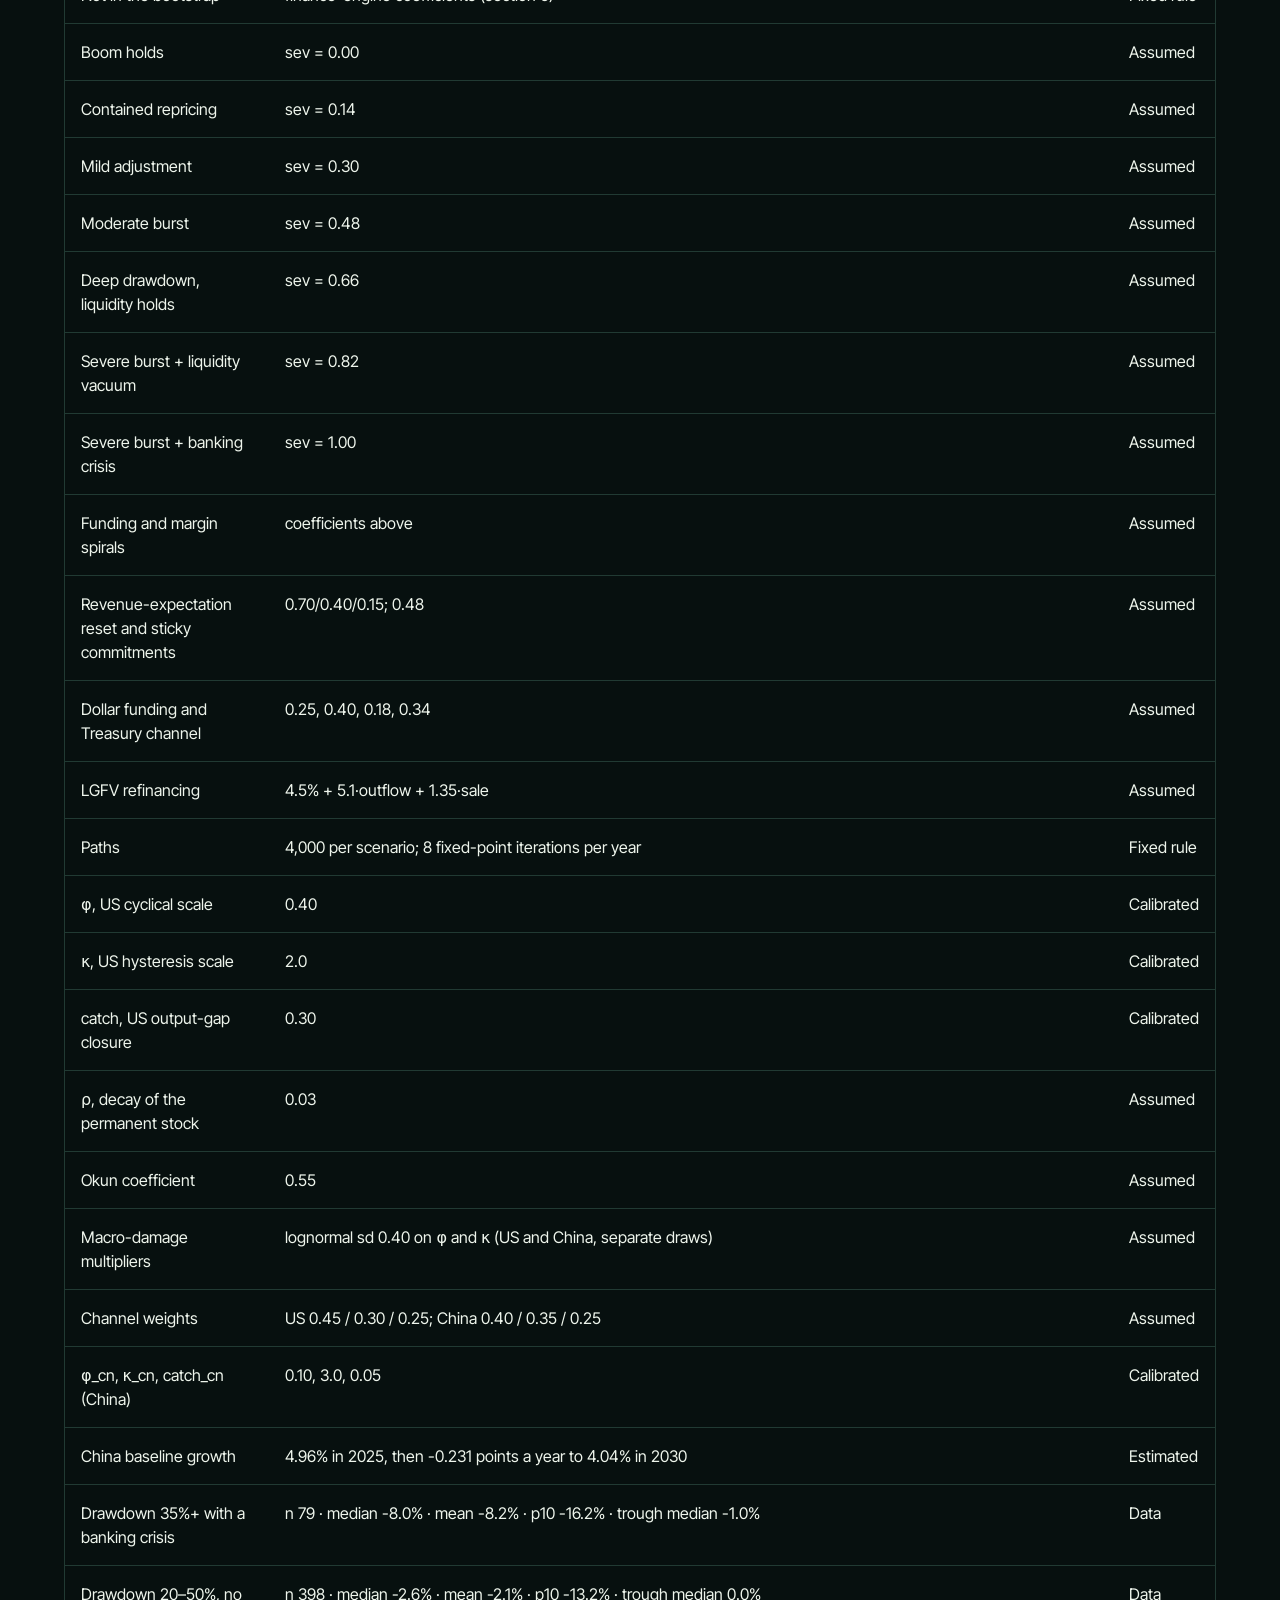
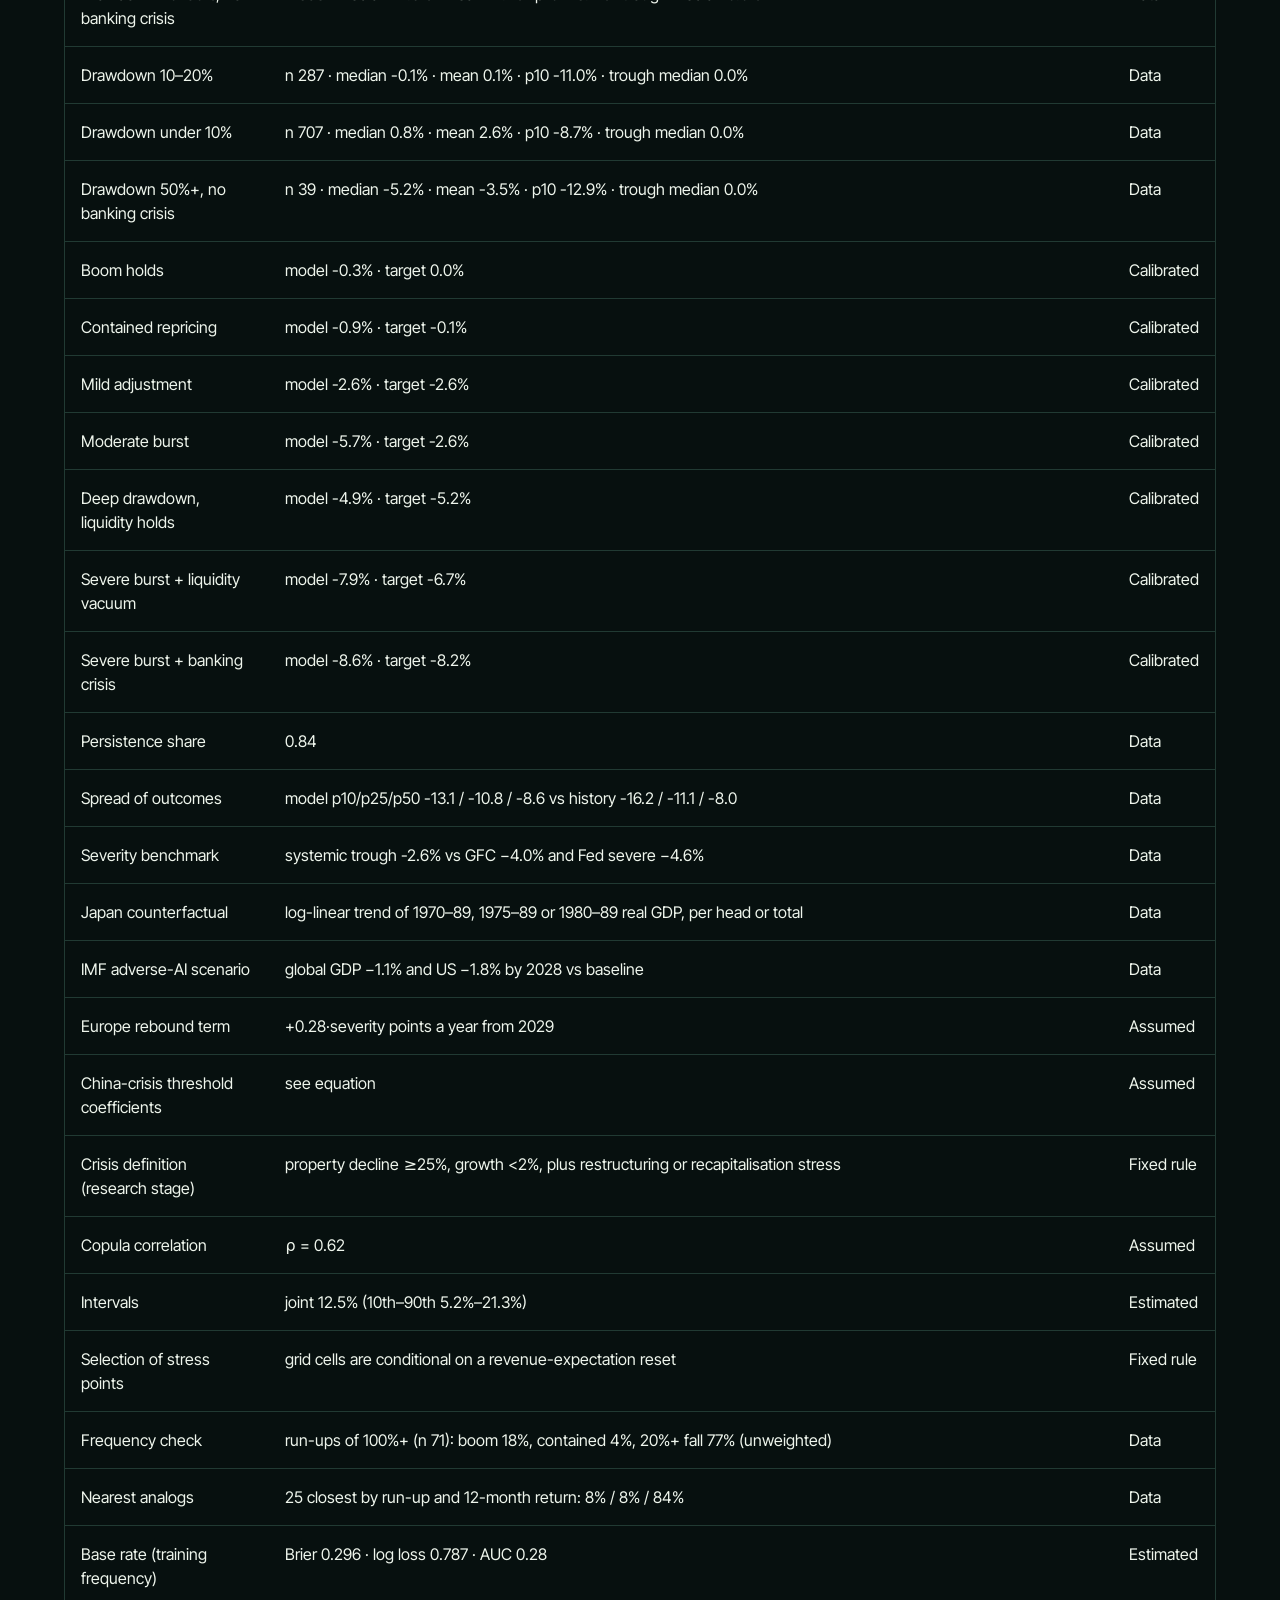
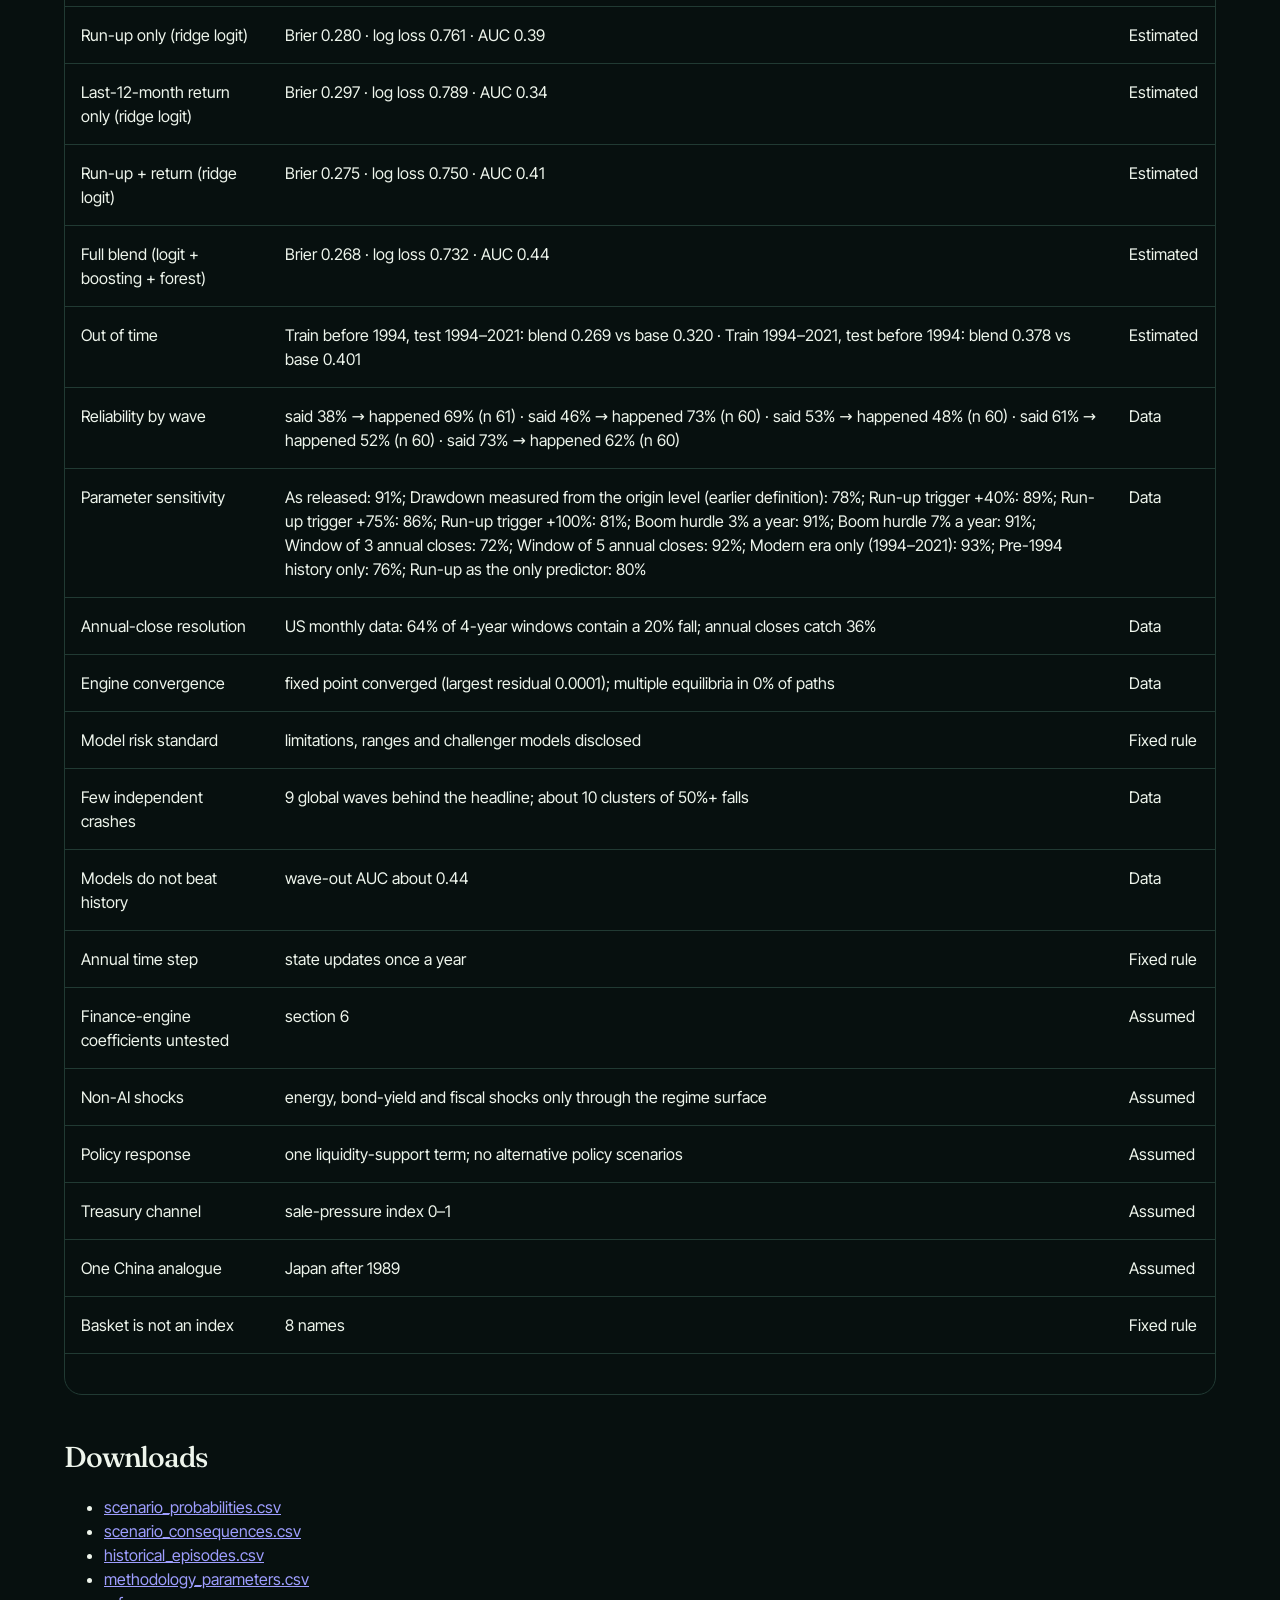
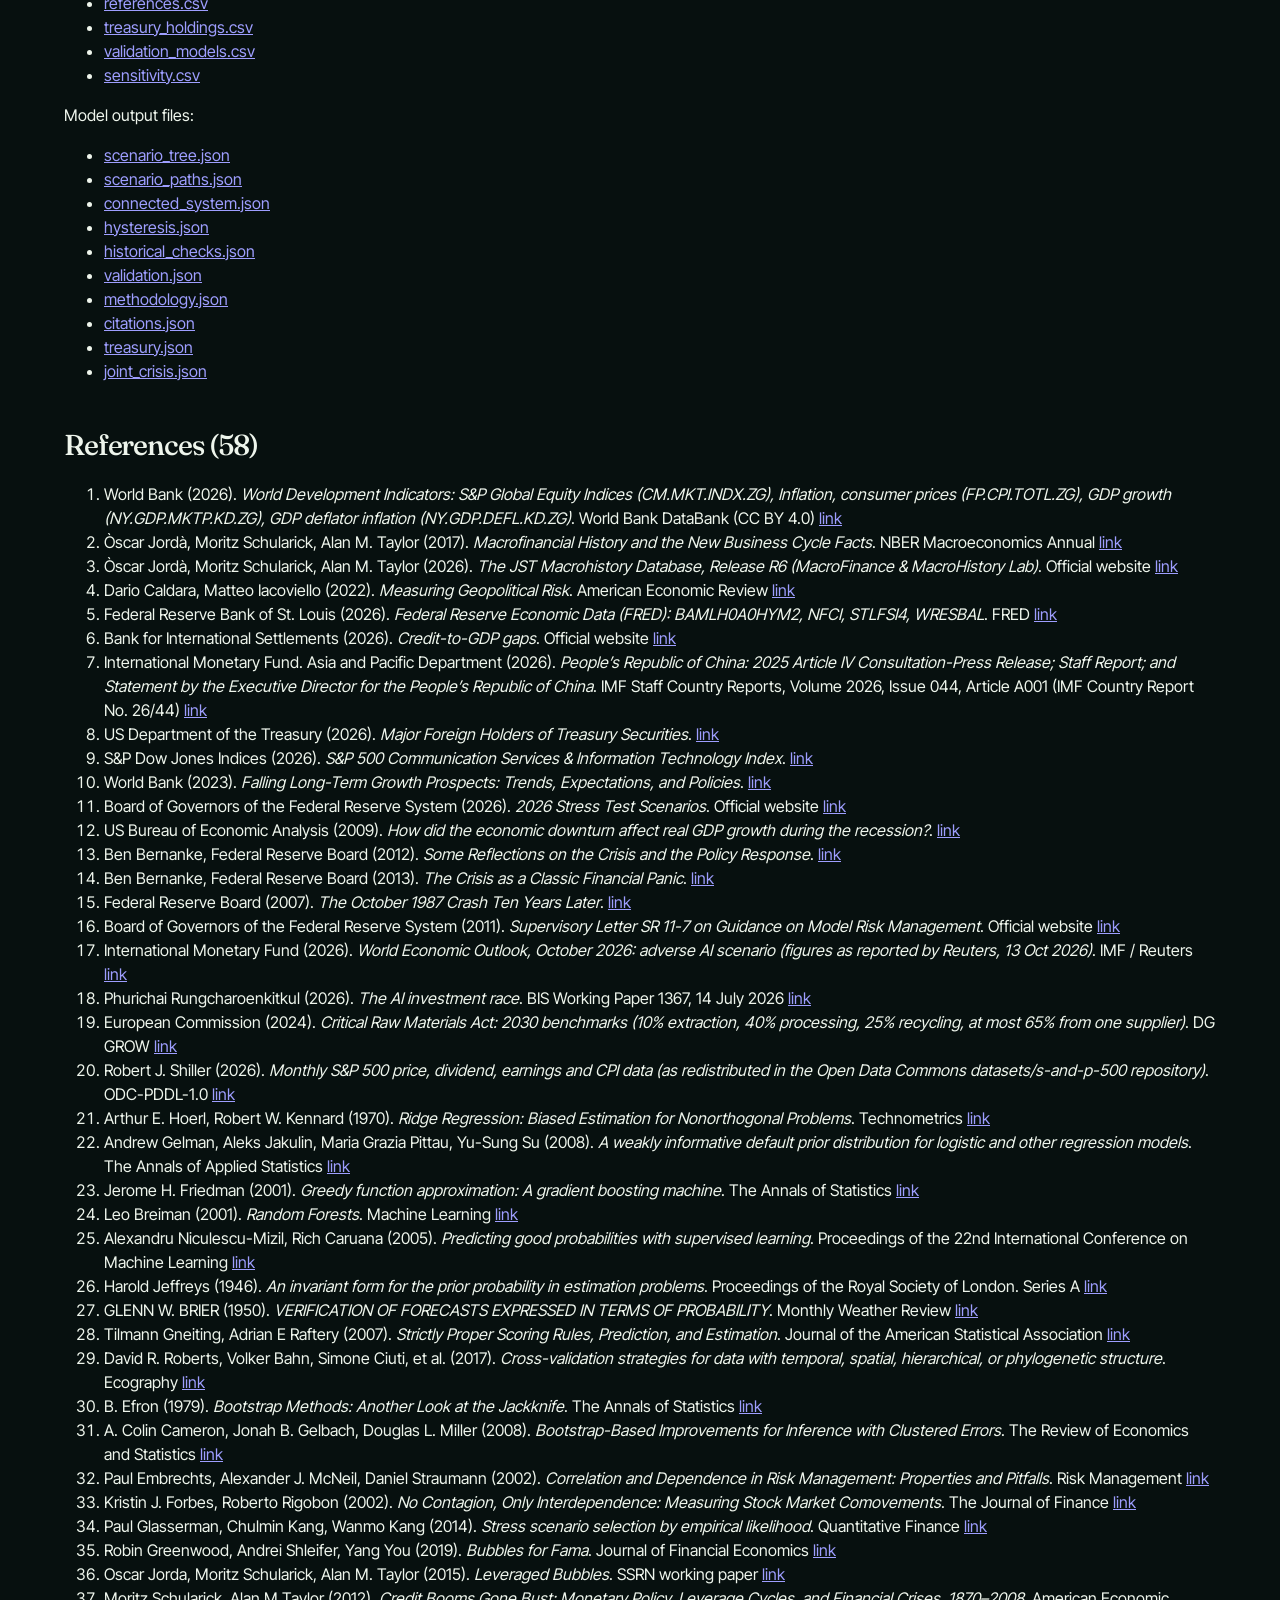
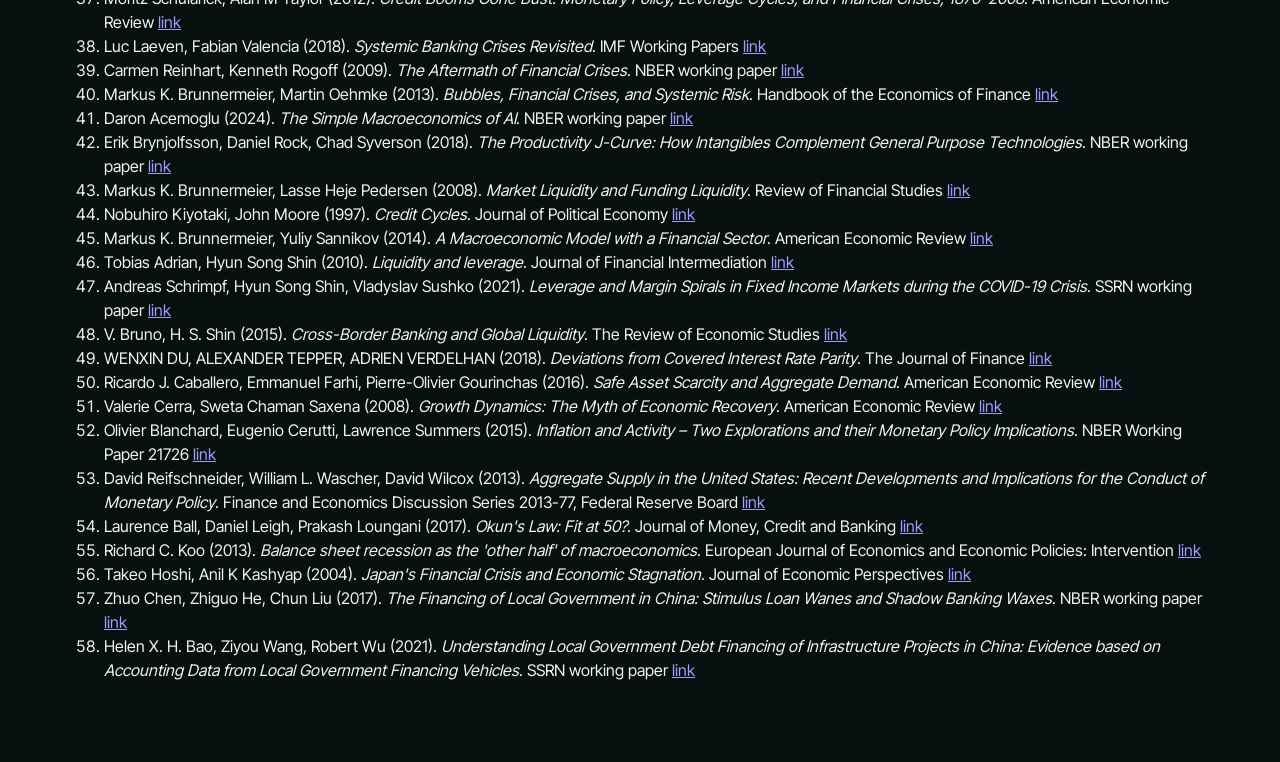
<file: site/tables.html>
<!doctype html><html lang="en"><head><meta charset="utf-8"><meta name="viewport" content="width=device-width,initial-scale=1"><title>Static tables — Fault Lines</title><link rel="stylesheet" href="styles.css"><style>body{padding:0 5vw 4rem}table{min-width:0;margin:1rem 0 2.5rem}h2{font-size:1.8rem;margin-top:3rem}</style></head><body class="detailed"><p><a href="index.html">← Back to the interactive page</a></p>
<h1 style="font-size:2.6rem">Static tables</h1><p class="plain">Every headline number on the page, as plain tables that need no JavaScript. As of 15 Oct 2026; window to 31 Dec 2030. A what-if exercise, not a forecast or investment advice.</p>
<h2>Chance of each outcome (out of 100)</h2><div class="table-wrap"><table><thead><tr><th>Outcome</th><th>Technical name</th><th>Chance</th><th>10th pct</th><th>90th pct</th><th>Definition</th></tr></thead><tbody><tr><td>The boom keeps going</td><td>Boom holds</td><td>18.4</td><td>8.9</td><td>27.8</td><td>No 20% peak-to-trough fall at annual closes to end-2030, and real returns of at least 5% a year.</td></tr><tr><td>A quiet pause</td><td>Contained repricing</td><td>4.8</td><td>1.3</td><td>12.6</td><td>No 20% peak-to-trough fall at annual closes, but real returns below 5% a year.</td></tr><tr><td>A modest pullback</td><td>Mild adjustment</td><td>29.4</td><td>15.8</td><td>45.3</td><td>Peak-to-trough fall of 20–35% at annual closes.</td></tr><tr><td>A sizeable fall</td><td>Moderate burst</td><td>5.7</td><td>2.3</td><td>10.3</td><td>Peak-to-trough fall of 35–50% at annual closes.</td></tr><tr><td>A deep fall, markets keep working</td><td>Deep drawdown, liquidity holds</td><td>22.1</td><td>10.5</td><td>34.4</td><td>Fall of 50% or more; funding markets keep working.</td></tr><tr><td>A deep fall and a funding freeze</td><td>Severe burst + liquidity vacuum</td><td>5.5</td><td>1.4</td><td>10.1</td><td>Fall of 50% or more plus a dollar-liquidity vacuum.</td></tr><tr><td>A deep fall, a freeze and a banking crisis</td><td>Severe burst + banking crisis</td><td>14.2</td><td>5.9</td><td>24.1</td><td>Fall of 50% or more, liquidity vacuum and a banking crisis.</td></tr></tbody></table></div>
<h2>What each outcome means for the economy</h2><div class="table-wrap"><table><thead><tr><th>Outcome</th><th>Chance in 100</th><th>US output vs old path, 2030 (%)</th><th>US, 2036 if no new shock (%)</th><th>US peak unemployment (%)</th><th>China 2030 (%)</th><th>Euro area 2030 (%)</th></tr></thead><tbody><tr><td>The boom keeps going</td><td>18.4</td><td>-0.32</td><td>-0.15</td><td>4.56</td><td>-0.08</td><td>-0.19</td></tr><tr><td>A quiet pause</td><td>4.8</td><td>-0.89</td><td>-0.36</td><td>4.87</td><td>-0.5</td><td>-0.4</td></tr><tr><td>A modest pullback</td><td>29.4</td><td>-2.59</td><td>-1.29</td><td>5.75</td><td>-4.12</td><td>-1.09</td></tr><tr><td>A sizeable fall</td><td>5.7</td><td>-5.71</td><td>-3.24</td><td>7.32</td><td>-9.65</td><td>-2.25</td></tr><tr><td>A deep fall, markets keep working</td><td>22.1</td><td>-4.92</td><td>-2.86</td><td>6.93</td><td>-8.64</td><td>-1.68</td></tr><tr><td>A deep fall and a funding freeze</td><td>5.5</td><td>-7.94</td><td>-4.72</td><td>8.43</td><td>-10.78</td><td>-2.79</td></tr><tr><td>A deep fall, a freeze and a banking crisis</td><td>14.2</td><td>-8.56</td><td>-5.18</td><td>8.74</td><td>-11.11</td><td>-2.86</td></tr></tbody></table></div>
<h2>History check: share of cases by outcome</h2><div class="table-wrap"><table><thead><tr><th>Group</th><th>Boom holds</th><th>Contained</th><th>20%+ fall</th><th>Cases</th></tr></thead><tbody><tr><td>Seven outcomes (model weights)</td><td>18%</td><td>5%</td><td>77%</td><td>—</td></tr><tr><td>25 closest past booms</td><td>8%</td><td>8%</td><td>84%</td><td>25</td></tr><tr><td>Past booms of 100%+</td><td>18%</td><td>4%</td><td>77%</td><td>71</td></tr><tr><td>All past booms of 50%+</td><td>28%</td><td>11%</td><td>61%</td><td>301</td></tr></tbody></table></div>
<h2>Held-out tests of seven forecasts (global waves out)</h2><div class="table-wrap"><table><thead><tr><th>Forecast</th><th>Brier</th><th>Log loss</th><th>AUC</th></tr></thead><tbody><tr><td>Base rate (training frequency)</td><td>0.296</td><td>0.787</td><td>0.28</td></tr><tr><td>Run-up only (ridge logit)</td><td>0.280</td><td>0.761</td><td>0.39</td></tr><tr><td>Last-12-month return only (ridge logit)</td><td>0.297</td><td>0.789</td><td>0.34</td></tr><tr><td>Run-up + return (ridge logit)</td><td>0.275</td><td>0.750</td><td>0.41</td></tr><tr><td>Full blend (logit + boosting + forest)</td><td>0.268</td><td>0.732</td><td>0.44</td></tr></tbody></table></div>
<h2>Sensitivity of the fall probability</h2><div class="table-wrap"><table><thead><tr><th>Variant</th><th>Fall (in 100)</th><th>Boom (in 100)</th><th>Episodes</th></tr></thead><tbody><tr><td>As released</td><td>91</td><td>6</td><td>301</td></tr><tr><td>Drawdown measured from the origin level (earlier definition)</td><td>78</td><td>13</td><td>301</td></tr><tr><td>Run-up trigger +40%</td><td>89</td><td>8</td><td>384</td></tr><tr><td>Run-up trigger +75%</td><td>86</td><td>11</td><td>188</td></tr><tr><td>Run-up trigger +100%</td><td>81</td><td>14</td><td>106</td></tr><tr><td>Boom hurdle 3% a year</td><td>91</td><td>7</td><td>301</td></tr><tr><td>Boom hurdle 7% a year</td><td>91</td><td>5</td><td>301</td></tr><tr><td>Window of 3 annual closes</td><td>72</td><td>19</td><td>308</td></tr><tr><td>Window of 5 annual closes</td><td>92</td><td>6</td><td>286</td></tr><tr><td>Modern era only (1994–2021)</td><td>93</td><td>6</td><td>156</td></tr><tr><td>Pre-1994 history only</td><td>76</td><td>16</td><td>145</td></tr><tr><td>Run-up as the only predictor</td><td>80</td><td>14</td><td>301</td></tr></tbody></table></div>
<h2>US Treasury holdings, USD billion</h2><div class="table-wrap"><table><thead><tr><th>Holder</th><th>2026-06</th><th>2026-07</th></tr></thead><tbody><tr><td>Japan</td><td>1116.7</td><td>1103.9</td></tr><tr><td>China (mainland)</td><td>633.4</td><td>618.0</td></tr></tbody></table></div>
<h2>Parameters and how they were set</h2><p>104 entries; full list with explanations in <a href="data/methodology_parameters.csv">methodology_parameters.csv</a>.</p><div class="table-wrap"><table><thead><tr><th>Parameter</th><th>Value</th><th>Status</th></tr></thead><tbody><tr><td>Modern equity returns</td><td>1994–2021 origins, 156 episodes</td><td>Data</td></tr><tr><td>Historical equity returns</td><td>1870–1993 origins, 145 episodes</td><td>Data</td></tr><tr><td>Episode trigger</td><td>3-year real return ≥ +50%</td><td>Fixed rule</td></tr><tr><td>Inflation screen</td><td>drop windows above 25% a year</td><td>Fixed rule</td></tr><tr><td>Outcome window</td><td>next 4 annual closes</td><td>Fixed rule</td></tr><tr><td>Fall bands</td><td>20% / 35% / 50%</td><td>Fixed rule</td></tr><tr><td>Boom hurdle</td><td>5% a year real (21.6% over four years)</td><td>Assumed</td></tr><tr><td>Panel size</td><td>301 episodes · 67 economies · 87 origin years</td><td>Data</td></tr><tr><td>Predictors</td><td>3-year real run-up; last-12-month real return</td><td>Fixed rule</td></tr><tr><td>Current state</td><td>run-up 191%, last 12 months 11%</td><td>Data</td></tr><tr><td>Comparable run-ups</td><td>3-year real gain ≥ 100%: 71 episodes in 9 global waves</td><td>Fixed rule</td></tr><tr><td>Chance of a 20%+ fall</td><td>75% (before the funding-regime surface)</td><td>Estimated</td></tr><tr><td>Split of falls into mild / moderate / severe</td><td>same wave-weighted frequencies</td><td>Estimated</td></tr><tr><td>Boom share of no-fall cases</td><td>13 boom vs 3 contained → 79%</td><td>Estimated</td></tr><tr><td>Model extrapolation (not used)</td><td>91% for the blend below</td><td>Estimated</td></tr><tr><td>Ridge logit (run-up + 12-month return)</td><td>C = 0.2 and 1.0, averaged</td><td>Estimated</td></tr><tr><td>Gradient boosting</td><td>80 trees · depth 2 · learning rate 0.035 · subsample 0.8</td><td>Fixed rule</td></tr><tr><td>Random forest</td><td>500 trees · depth 4 · min leaf 5 · max features 0.8 · balanced classes</td><td>Fixed rule</td></tr><tr><td>Blend</td><td>75% logit · 15% boosting · 10% forest</td><td>Assumed</td></tr><tr><td>Folds</td><td>67 economies; 17 global waves; 6 eras; before/after 1994</td><td>Fixed rule</td></tr><tr><td>Sensitivity of the headline</td><td>fall probability from 72% to 93% across 12 reasonable variants</td><td>Data</td></tr><tr><td>Geopolitical factor on fall odds</td><td>calm 0.88 · tense 1.00 · crisis 1.18</td><td>Assumed</td></tr><tr><td>Liquidity factor on fall odds</td><td>ample 0.62 · neutral 1.00 · vacuum 2.75</td><td>Assumed</td></tr><tr><td>Window-start state weights</td><td>crisis × neutral 77%; tense × neutral 7%; all nine sum to 100%</td><td>Assumed</td></tr><tr><td>Net effect</td><td>75% before the surface → 77% after</td><td>Assumed</td></tr><tr><td>Panel</td><td>1,924 country-years · 16 economies · origins 1874–2016 · 314 windows with a crisis (16.3%)</td><td>Data</td></tr><tr><td>Features</td><td>worst 4-year drawdown · 3-year run-up · loans/GDP · 5-year credit change · public debt/GDP · short rate</td><td>Fixed rule</td></tr><tr><td>Model</td><td>ridge logit, C = 0.2, median imputation, standardised</td><td>Estimated</td></tr><tr><td>Held-out skill (Brier vs base rate)</td><td>countries 0.128 vs 0.137; eras 0.149 vs 0.137</td><td>Estimated</td></tr><tr><td>Current balance-sheet curve</td><td>20% fall → 17% · 35% fall → 24% · 50% fall → 32% · 65% fall → 42% · 75% fall → 49%</td><td>Estimated</td></tr><tr><td>Severity integration</td><td>Gaussian over falls of 50–76%, centre 62%, sd 7.5%</td><td>Assumed</td></tr><tr><td>Vacuum without banking crisis</td><td>20% of non-systemic severe paths</td><td>Assumed</td></tr><tr><td>Bootstrap</td><td>500 replications; whole global waves among comparable run-ups resampled with replacement</td><td>Fixed rule</td></tr><tr><td>State weights</td><td>Dirichlet(250·w + 1)</td><td>Assumed</td></tr><tr><td>Regime multiplier</td><td>× lognormal(0, 0.16)</td><td>Assumed</td></tr><tr><td>Boom share, systemic share, vacuum share</td><td>Beta from resampled counts; Beta(16·s+½, 16·(1−s)+½); Beta(2.5, 10.5)</td><td>Assumed</td></tr><tr><td>Scenario draws</td><td>10,000 draws, seed 20261014</td><td>Fixed rule</td></tr><tr><td>Not in the bootstrap</td><td>finance-engine coefficients (section 6)</td><td>Fixed rule</td></tr><tr><td>Boom holds</td><td>sev = 0.00</td><td>Assumed</td></tr><tr><td>Contained repricing</td><td>sev = 0.14</td><td>Assumed</td></tr><tr><td>Mild adjustment</td><td>sev = 0.30</td><td>Assumed</td></tr><tr><td>Moderate burst</td><td>sev = 0.48</td><td>Assumed</td></tr><tr><td>Deep drawdown, liquidity holds</td><td>sev = 0.66</td><td>Assumed</td></tr><tr><td>Severe burst + liquidity vacuum</td><td>sev = 0.82</td><td>Assumed</td></tr><tr><td>Severe burst + banking crisis</td><td>sev = 1.00</td><td>Assumed</td></tr><tr><td>Funding and margin spirals</td><td>coefficients above</td><td>Assumed</td></tr><tr><td>Revenue-expectation reset and sticky commitments</td><td>0.70/0.40/0.15; 0.48</td><td>Assumed</td></tr><tr><td>Dollar funding and Treasury channel</td><td>0.25, 0.40, 0.18, 0.34</td><td>Assumed</td></tr><tr><td>LGFV refinancing</td><td>4.5% + 5.1·outflow + 1.35·sale</td><td>Assumed</td></tr><tr><td>Paths</td><td>4,000 per scenario; 8 fixed-point iterations per year</td><td>Fixed rule</td></tr><tr><td>φ, US cyclical scale</td><td>0.40</td><td>Calibrated</td></tr><tr><td>κ, US hysteresis scale</td><td>2.0</td><td>Calibrated</td></tr><tr><td>catch, US output-gap closure</td><td>0.30</td><td>Calibrated</td></tr><tr><td>ρ, decay of the permanent stock</td><td>0.03</td><td>Assumed</td></tr><tr><td>Okun coefficient</td><td>0.55</td><td>Assumed</td></tr><tr><td>Macro-damage multipliers</td><td>lognormal sd 0.40 on φ and κ (US and China, separate draws)</td><td>Assumed</td></tr><tr><td>Channel weights</td><td>US 0.45 / 0.30 / 0.25; China 0.40 / 0.35 / 0.25</td><td>Assumed</td></tr><tr><td>φ_cn, κ_cn, catch_cn (China)</td><td>0.10, 3.0, 0.05</td><td>Calibrated</td></tr><tr><td>China baseline growth</td><td>4.96% in 2025, then -0.231 points a year to 4.04% in 2030</td><td>Estimated</td></tr><tr><td>Drawdown 35%+ with a banking crisis</td><td>n 79 · median -8.0% · mean -8.2% · p10 -16.2% · trough median -1.0%</td><td>Data</td></tr><tr><td>Drawdown 20–50%, no banking crisis</td><td>n 398 · median -2.6% · mean -2.1% · p10 -13.2% · trough median 0.0%</td><td>Data</td></tr><tr><td>Drawdown 10–20%</td><td>n 287 · median -0.1% · mean 0.1% · p10 -11.0% · trough median 0.0%</td><td>Data</td></tr><tr><td>Drawdown under 10%</td><td>n 707 · median 0.8% · mean 2.6% · p10 -8.7% · trough median 0.0%</td><td>Data</td></tr><tr><td>Drawdown 50%+, no banking crisis</td><td>n 39 · median -5.2% · mean -3.5% · p10 -12.9% · trough median 0.0%</td><td>Data</td></tr><tr><td>Boom holds</td><td>model -0.3% · target 0.0%</td><td>Calibrated</td></tr><tr><td>Contained repricing</td><td>model -0.9% · target -0.1%</td><td>Calibrated</td></tr><tr><td>Mild adjustment</td><td>model -2.6% · target -2.6%</td><td>Calibrated</td></tr><tr><td>Moderate burst</td><td>model -5.7% · target -2.6%</td><td>Calibrated</td></tr><tr><td>Deep drawdown, liquidity holds</td><td>model -4.9% · target -5.2%</td><td>Calibrated</td></tr><tr><td>Severe burst + liquidity vacuum</td><td>model -7.9% · target -6.7%</td><td>Calibrated</td></tr><tr><td>Severe burst + banking crisis</td><td>model -8.6% · target -8.2%</td><td>Calibrated</td></tr><tr><td>Persistence share</td><td>0.84</td><td>Data</td></tr><tr><td>Spread of outcomes</td><td>model p10/p25/p50 -13.1 / -10.8 / -8.6 vs history -16.2 / -11.1 / -8.0</td><td>Data</td></tr><tr><td>Severity benchmark</td><td>systemic trough -2.6% vs GFC −4.0% and Fed severe −4.6%</td><td>Data</td></tr><tr><td>Japan counterfactual</td><td>log-linear trend of 1970–89, 1975–89 or 1980–89 real GDP, per head or total</td><td>Data</td></tr><tr><td>IMF adverse-AI scenario</td><td>global GDP −1.1% and US −1.8% by 2028 vs baseline</td><td>Data</td></tr><tr><td>Europe rebound term</td><td>+0.28·severity points a year from 2029</td><td>Assumed</td></tr><tr><td>China-crisis threshold coefficients</td><td>see equation</td><td>Assumed</td></tr><tr><td>Crisis definition (research stage)</td><td>property decline ≥25%, growth &lt;2%, plus restructuring or recapitalisation stress</td><td>Fixed rule</td></tr><tr><td>Copula correlation</td><td>ρ = 0.62</td><td>Assumed</td></tr><tr><td>Intervals</td><td>joint 12.5% (10th–90th 5.2%–21.3%)</td><td>Estimated</td></tr><tr><td>Selection of stress points</td><td>grid cells are conditional on a revenue-expectation reset</td><td>Fixed rule</td></tr><tr><td>Frequency check</td><td>run-ups of 100%+ (n 71): boom 18%, contained 4%, 20%+ fall 77% (unweighted)</td><td>Data</td></tr><tr><td>Nearest analogs</td><td>25 closest by run-up and 12-month return: 8% / 8% / 84%</td><td>Data</td></tr><tr><td>Base rate (training frequency)</td><td>Brier 0.296 · log loss 0.787 · AUC 0.28</td><td>Estimated</td></tr><tr><td>Run-up only (ridge logit)</td><td>Brier 0.280 · log loss 0.761 · AUC 0.39</td><td>Estimated</td></tr><tr><td>Last-12-month return only (ridge logit)</td><td>Brier 0.297 · log loss 0.789 · AUC 0.34</td><td>Estimated</td></tr><tr><td>Run-up + return (ridge logit)</td><td>Brier 0.275 · log loss 0.750 · AUC 0.41</td><td>Estimated</td></tr><tr><td>Full blend (logit + boosting + forest)</td><td>Brier 0.268 · log loss 0.732 · AUC 0.44</td><td>Estimated</td></tr><tr><td>Out of time</td><td>Train before 1994, test 1994–2021: blend 0.269 vs base 0.320 · Train 1994–2021, test before 1994: blend 0.378 vs base 0.401</td><td>Estimated</td></tr><tr><td>Reliability by wave</td><td>said 38% → happened 69% (n 61) · said 46% → happened 73% (n 60) · said 53% → happened 48% (n 60) · said 61% → happened 52% (n 60) · said 73% → happened 62% (n 60)</td><td>Data</td></tr><tr><td>Parameter sensitivity</td><td>As released: 91%; Drawdown measured from the origin level (earlier definition): 78%; Run-up trigger +40%: 89%; Run-up trigger +75%: 86%; Run-up trigger +100%: 81%; Boom hurdle 3% a year: 91%; Boom hurdle 7% a year: 91%; Window of 3 annual closes: 72%; Window of 5 annual closes: 92%; Modern era only (1994–2021): 93%; Pre-1994 history only: 76%; Run-up as the only predictor: 80%</td><td>Data</td></tr><tr><td>Annual-close resolution</td><td>US monthly data: 64% of 4-year windows contain a 20% fall; annual closes catch 36%</td><td>Data</td></tr><tr><td>Engine convergence</td><td>fixed point converged (largest residual 0.0001); multiple equilibria in 0% of paths</td><td>Data</td></tr><tr><td>Model risk standard</td><td>limitations, ranges and challenger models disclosed</td><td>Fixed rule</td></tr><tr><td>Few independent crashes</td><td>9 global waves behind the headline; about 10 clusters of 50%+ falls</td><td>Data</td></tr><tr><td>Models do not beat history</td><td>wave-out AUC about 0.44</td><td>Data</td></tr><tr><td>Annual time step</td><td>state updates once a year</td><td>Fixed rule</td></tr><tr><td>Finance-engine coefficients untested</td><td>section 6</td><td>Assumed</td></tr><tr><td>Non-AI shocks</td><td>energy, bond-yield and fiscal shocks only through the regime surface</td><td>Assumed</td></tr><tr><td>Policy response</td><td>one liquidity-support term; no alternative policy scenarios</td><td>Assumed</td></tr><tr><td>Treasury channel</td><td>sale-pressure index 0–1</td><td>Assumed</td></tr><tr><td>One China analogue</td><td>Japan after 1989</td><td>Assumed</td></tr><tr><td>Basket is not an index</td><td>8 names</td><td>Fixed rule</td></tr></tbody></table></div>
<h2 id="downloads">Downloads</h2><ul><li><a href="data/scenario_probabilities.csv">scenario_probabilities.csv</a></li><li><a href="data/scenario_consequences.csv">scenario_consequences.csv</a></li><li><a href="data/historical_episodes.csv">historical_episodes.csv</a></li><li><a href="data/methodology_parameters.csv">methodology_parameters.csv</a></li><li><a href="data/references.csv">references.csv</a></li><li><a href="data/treasury_holdings.csv">treasury_holdings.csv</a></li><li><a href="data/validation_models.csv">validation_models.csv</a></li><li><a href="data/sensitivity.csv">sensitivity.csv</a></li></ul><p>Model output files:</p><ul><li><a href="data/scenario_tree.json">scenario_tree.json</a></li><li><a href="data/scenario_paths.json">scenario_paths.json</a></li><li><a href="data/connected_system.json">connected_system.json</a></li><li><a href="data/hysteresis.json">hysteresis.json</a></li><li><a href="data/historical_checks.json">historical_checks.json</a></li><li><a href="data/validation.json">validation.json</a></li><li><a href="data/methodology.json">methodology.json</a></li><li><a href="data/citations.json">citations.json</a></li><li><a href="data/treasury.json">treasury.json</a></li><li><a href="data/joint_crisis.json">joint_crisis.json</a></li></ul>
<h2>References (58)</h2><ol><li>World Bank (2026). <i>World Development Indicators: S&amp;P Global Equity Indices (CM.MKT.INDX.ZG), Inflation, consumer prices (FP.CPI.TOTL.ZG), GDP growth (NY.GDP.MKTP.KD.ZG), GDP deflator inflation (NY.GDP.DEFL.KD.ZG)</i>. World Bank DataBank (CC BY 4.0) <a href="https://databank.worldbank.org/source/world-development-indicators">link</a></li><li>Òscar Jordà, Moritz Schularick, Alan M. Taylor (2017). <i>Macrofinancial History and the New Business Cycle Facts</i>. NBER Macroeconomics Annual <a href="https://doi.org/10.1086/690241">link</a></li><li>Òscar Jordà, Moritz Schularick, Alan M. Taylor (2026). <i>The JST Macrohistory Database, Release R6 (MacroFinance &amp; MacroHistory Lab)</i>. Official website <a href="https://www.macrohistory.net/database/">link</a></li><li>Dario Caldara, Matteo Iacoviello (2022). <i>Measuring Geopolitical Risk</i>. American Economic Review <a href="https://doi.org/10.1257/aer.20191823">link</a></li><li>Federal Reserve Bank of St. Louis (2026). <i>Federal Reserve Economic Data (FRED): BAMLH0A0HYM2, NFCI, STLFSI4, WRESBAL</i>. FRED <a href="https://fred.stlouisfed.org/">link</a></li><li>Bank for International Settlements (2026). <i>Credit-to-GDP gaps</i>. Official website <a href="https://www.bis.org/statistics/c_gaps.htm">link</a></li><li>International Monetary Fund. Asia and Pacific Department (2026). <i>People’s Republic of China: 2025 Article IV Consultation-Press Release; Staff Report; and Statement by the Executive Director for the People’s Republic of China</i>. IMF Staff Country Reports, Volume 2026, Issue 044, Article A001 (IMF Country Report No. 26/44) <a href="https://doi.org/10.5089/9798229038911.002.a001">link</a></li><li>US Department of the Treasury (2026). <i>Major Foreign Holders of Treasury Securities</i>.  <a href="https://ticdata.treasury.gov/resource-center/data-chart-center/tic/Documents/slt_table5.html">link</a></li><li>S&amp;P Dow Jones Indices (2026). <i>S&amp;P 500 Communication Services &amp; Information Technology Index</i>.  <a href="https://www.spglobal.com/spdji/en/indices/equity/sp-500-communication-services-information-technology-index/">link</a></li><li>World Bank (2023). <i>Falling Long-Term Growth Prospects: Trends, Expectations, and Policies</i>.  <a href="https://www.worldbank.org/en/news/press-release/2023/03/27/global-economy-s-speed-limit-set-to-fall-to-three-decade-low">link</a></li><li>Board of Governors of the Federal Reserve System (2026). <i>2026 Stress Test Scenarios</i>. Official website <a href="https://www.federalreserve.gov/publications/2026-stress-test-scenarios.htm">link</a></li><li>US Bureau of Economic Analysis (2009). <i>How did the economic downturn affect real GDP growth during the recession?</i>.  <a href="https://www.bea.gov/help/faq/1004">link</a></li><li>Ben Bernanke, Federal Reserve Board (2012). <i>Some Reflections on the Crisis and the Policy Response</i>.  <a href="https://www.federalreserve.gov/newsevents/speech/bernanke20120413a.htm">link</a></li><li>Ben Bernanke, Federal Reserve Board (2013). <i>The Crisis as a Classic Financial Panic</i>.  <a href="https://www.federalreserve.gov/newsevents/speech/bernanke20131108a.htm">link</a></li><li>Federal Reserve Board (2007). <i>The October 1987 Crash Ten Years Later</i>.  <a href="https://www.federalreserve.gov/pubs/feds/2007/200713/">link</a></li><li>Board of Governors of the Federal Reserve System (2011). <i>Supervisory Letter SR 11-7 on Guidance on Model Risk Management</i>. Official website <a href="https://www.federalreserve.gov/boarddocs/srletters/2011/sr1107.htm">link</a></li><li>International Monetary Fund (2026). <i>World Economic Outlook, October 2026: adverse AI scenario (figures as reported by Reuters, 13 Oct 2026)</i>. IMF / Reuters <a href="https://www.reuters.com/world/china/imf-says-ai-investment-propping-up-global-growth-war-debt-threaten-outlook-2026-10-13/">link</a></li><li>Phurichai Rungcharoenkitkul (2026). <i>The AI investment race</i>. BIS Working Paper 1367, 14 July 2026 <a href="https://www.bis.org/publications/working-paper-1367-ai-investment-race">link</a></li><li>European Commission (2024). <i>Critical Raw Materials Act: 2030 benchmarks (10% extraction, 40% processing, 25% recycling, at most 65% from one supplier)</i>. DG GROW <a href="https://single-market-economy.ec.europa.eu/sectors/raw-materials/areas-specific-interest/critical-raw-materials/critical-raw-materials-act_en">link</a></li><li>Robert J. Shiller (2026). <i>Monthly S&amp;P 500 price, dividend, earnings and CPI data (as redistributed in the Open Data Commons datasets/s-and-p-500 repository)</i>. ODC-PDDL-1.0 <a href="https://github.com/datasets/s-and-p-500">link</a></li><li>Arthur E. Hoerl, Robert W. Kennard (1970). <i>Ridge Regression: Biased Estimation for Nonorthogonal Problems</i>. Technometrics <a href="https://doi.org/10.1080/00401706.1970.10488634">link</a></li><li>Andrew Gelman, Aleks Jakulin, Maria Grazia Pittau, Yu-Sung Su (2008). <i>A weakly informative default prior distribution for logistic and other regression models</i>. The Annals of Applied Statistics <a href="https://doi.org/10.1214/08-aoas191">link</a></li><li>Jerome H. Friedman (2001). <i>Greedy function approximation: A gradient boosting machine</i>. The Annals of Statistics <a href="https://doi.org/10.1214/aos/1013203451">link</a></li><li>Leo Breiman (2001). <i>Random Forests</i>. Machine Learning <a href="https://doi.org/10.1023/A:1010933404324">link</a></li><li>Alexandru Niculescu-Mizil, Rich Caruana (2005). <i>Predicting good probabilities with supervised learning</i>. Proceedings of the 22nd International Conference on Machine Learning <a href="https://doi.org/10.1145/1102351.1102430">link</a></li><li>Harold Jeffreys (1946). <i>An invariant form for the prior probability in estimation problems</i>. Proceedings of the Royal Society of London. Series A <a href="https://doi.org/10.1098/rspa.1946.0056">link</a></li><li>GLENN W. BRIER (1950). <i>VERIFICATION OF FORECASTS EXPRESSED IN TERMS OF PROBABILITY</i>. Monthly Weather Review <a href="https://doi.org/10.1175/1520-0493(1950)078<0001:vofeit>2.0.co;2">link</a></li><li>Tilmann Gneiting, Adrian E Raftery (2007). <i>Strictly Proper Scoring Rules, Prediction, and Estimation</i>. Journal of the American Statistical Association <a href="https://doi.org/10.1198/016214506000001437">link</a></li><li>David R. Roberts, Volker Bahn, Simone Ciuti, et al. (2017). <i>Cross-validation strategies for data with temporal, spatial, hierarchical, or phylogenetic structure</i>. Ecography <a href="https://doi.org/10.1111/ecog.02881">link</a></li><li>B. Efron (1979). <i>Bootstrap Methods: Another Look at the Jackknife</i>. The Annals of Statistics <a href="https://doi.org/10.1214/aos/1176344552">link</a></li><li>A. Colin Cameron, Jonah B. Gelbach, Douglas L. Miller (2008). <i>Bootstrap-Based Improvements for Inference with Clustered Errors</i>. The Review of Economics and Statistics <a href="https://doi.org/10.1162/rest.90.3.414">link</a></li><li>Paul Embrechts, Alexander J. McNeil, Daniel Straumann (2002). <i>Correlation and Dependence in Risk Management: Properties and Pitfalls</i>. Risk Management <a href="https://doi.org/10.1017/cbo9780511615337.008">link</a></li><li>Kristin J. Forbes, Roberto Rigobon (2002). <i>No Contagion, Only Interdependence: Measuring Stock Market Comovements</i>. The Journal of Finance <a href="https://doi.org/10.1111/0022-1082.00494">link</a></li><li>Paul Glasserman, Chulmin Kang, Wanmo Kang (2014). <i>Stress scenario selection by empirical likelihood</i>. Quantitative Finance <a href="https://doi.org/10.1080/14697688.2014.926019">link</a></li><li>Robin Greenwood, Andrei Shleifer, Yang You (2019). <i>Bubbles for Fama</i>. Journal of Financial Economics <a href="https://doi.org/10.1016/j.jfineco.2018.09.002">link</a></li><li>Oscar Jorda, Moritz Schularick, Alan M. Taylor (2015). <i>Leveraged Bubbles</i>. SSRN working paper <a href="https://doi.org/10.2139/ssrn.2663964">link</a></li><li>Moritz Schularick, Alan M Taylor (2012). <i>Credit Booms Gone Bust: Monetary Policy, Leverage Cycles, and Financial Crises, 1870–2008</i>. American Economic Review <a href="https://doi.org/10.1257/aer.102.2.1029">link</a></li><li>Luc Laeven, Fabian Valencia (2018). <i>Systemic Banking Crises Revisited</i>. IMF Working Papers <a href="https://doi.org/10.5089/9781484376379.001">link</a></li><li>Carmen Reinhart, Kenneth Rogoff (2009). <i>The Aftermath of Financial Crises</i>. NBER working paper <a href="https://doi.org/10.3386/w14656">link</a></li><li>Markus K. Brunnermeier, Martin Oehmke (2013). <i>Bubbles, Financial Crises, and Systemic Risk</i>. Handbook of the Economics of Finance <a href="https://doi.org/10.1016/b978-0-44-459406-8.00018-4">link</a></li><li>Daron Acemoglu (2024). <i>The Simple Macroeconomics of AI</i>. NBER working paper <a href="https://doi.org/10.3386/w32487">link</a></li><li>Erik Brynjolfsson, Daniel Rock, Chad Syverson (2018). <i>The Productivity J-Curve: How Intangibles Complement General Purpose Technologies</i>. NBER working paper <a href="https://doi.org/10.3386/w25148">link</a></li><li>Markus K. Brunnermeier, Lasse Heje Pedersen (2008). <i>Market Liquidity and Funding Liquidity</i>. Review of Financial Studies <a href="https://doi.org/10.1093/rfs/hhn098">link</a></li><li>Nobuhiro Kiyotaki, John Moore (1997). <i>Credit Cycles</i>. Journal of Political Economy <a href="https://doi.org/10.1086/262072">link</a></li><li>Markus K. Brunnermeier, Yuliy Sannikov (2014). <i>A Macroeconomic Model with a Financial Sector</i>. American Economic Review <a href="https://doi.org/10.1257/aer.104.2.379">link</a></li><li>Tobias Adrian, Hyun Song Shin (2010). <i>Liquidity and leverage</i>. Journal of Financial Intermediation <a href="https://doi.org/10.1016/j.jfi.2008.12.002">link</a></li><li>Andreas Schrimpf, Hyun Song Shin, Vladyslav Sushko (2021). <i>Leverage and Margin Spirals in Fixed Income Markets during the COVID-19 Crisis</i>. SSRN working paper <a href="https://doi.org/10.2139/ssrn.3761873">link</a></li><li>V. Bruno, H. S. Shin (2015). <i>Cross-Border Banking and Global Liquidity</i>. The Review of Economic Studies <a href="https://doi.org/10.1093/restud/rdu042">link</a></li><li>WENXIN DU, ALEXANDER TEPPER, ADRIEN VERDELHAN (2018). <i>Deviations from Covered Interest Rate Parity</i>. The Journal of Finance <a href="https://doi.org/10.1111/jofi.12620">link</a></li><li>Ricardo J. Caballero, Emmanuel Farhi, Pierre-Olivier Gourinchas (2016). <i>Safe Asset Scarcity and Aggregate Demand</i>. American Economic Review <a href="https://doi.org/10.1257/aer.p20161108">link</a></li><li>Valerie Cerra, Sweta Chaman Saxena (2008). <i>Growth Dynamics: The Myth of Economic Recovery</i>. American Economic Review <a href="https://doi.org/10.1257/aer.98.1.439">link</a></li><li>Olivier Blanchard, Eugenio Cerutti, Lawrence Summers (2015). <i>Inflation and Activity – Two Explorations and their Monetary Policy Implications</i>. NBER Working Paper 21726 <a href="https://doi.org/10.3386/w21726">link</a></li><li>David Reifschneider, William L. Wascher, David Wilcox (2013). <i>Aggregate Supply in the United States: Recent Developments and Implications for the Conduct of Monetary Policy</i>. Finance and Economics Discussion Series 2013-77, Federal Reserve Board <a href="https://doi.org/10.17016/feds.2013.77">link</a></li><li>Laurence Ball, Daniel Leigh, Prakash Loungani (2017). <i>Okun&#x27;s Law: Fit at 50?</i>. Journal of Money, Credit and Banking <a href="https://doi.org/10.1111/jmcb.12420">link</a></li><li>Richard C. Koo (2013). <i>Balance sheet recession as the &#x27;other half&#x27; of macroeconomics</i>. European Journal of Economics and Economic Policies: Intervention <a href="https://doi.org/10.4337/ejeep.2013.02.01">link</a></li><li>Takeo Hoshi, Anil K Kashyap (2004). <i>Japan&#x27;s Financial Crisis and Economic Stagnation</i>. Journal of Economic Perspectives <a href="https://doi.org/10.1257/089533004773563412">link</a></li><li>Zhuo Chen, Zhiguo He, Chun Liu (2017). <i>The Financing of Local Government in China: Stimulus Loan Wanes and Shadow Banking Waxes</i>. NBER working paper <a href="https://doi.org/10.3386/w23598">link</a></li><li>Helen X. H. Bao, Ziyou Wang, Robert Wu (2021). <i>Understanding Local Government Debt Financing of Infrastructure Projects in China: Evidence based on Accounting Data from Local Government Financing Vehicles</i>. SSRN working paper <a href="https://doi.org/10.2139/ssrn.3757729">link</a></li></ol></body></html>
</file>
<file: site/styles.css>
@font-face{font-family:InterTight;src:url(fonts/inter-tight-latin-wght-normal.woff2)}@font-face{font-family:Fraunces;src:url(fonts/fraunces-latin-opsz-normal.woff2)}@font-face{font-family:Jet;src:url(fonts/jetbrains-mono-latin-wght-normal.woff2)}:root{--bg:#07100f;--surface:#0d1917;--surface2:#12231f;--ink:#eef5ec;--muted:#94aaa1;--line:#213a33;--mint:#72f1b8;--amber:#ffca72;--red:#f09a74;--blue:#74a7ff;--serif:Fraunces,Georgia,serif;--sans:InterTight,system-ui,sans-serif;--mono:Jet,monospace;color-scheme:dark}*{box-sizing:border-box}html{scroll-behavior:smooth}body{margin:0;background:var(--bg);color:var(--ink);font-family:var(--sans);line-height:1.5}#field{position:fixed;inset:0;width:100%;height:100%;z-index:-1;opacity:.34}body:before{content:"";position:fixed;inset:0;pointer-events:none;background:linear-gradient(rgba(255,255,255,.018) 1px,transparent 1px),linear-gradient(90deg,rgba(255,255,255,.018) 1px,transparent 1px);background-size:48px 48px;mask-image:linear-gradient(to bottom,black,transparent 75%)}header{position:sticky;top:0;z-index:10;height:68px;display:flex;align-items:center;padding:0 3vw;border-bottom:1px solid var(--line);background:rgba(7,16,15,.82);backdrop-filter:blur(18px)}.brand{display:flex;gap:.45rem;align-items:baseline;color:var(--ink);text-decoration:none;letter-spacing:.05em}.brand b{color:var(--mint)}.brand i{font:10px var(--mono);color:var(--muted);margin-left:.4rem}nav{display:flex;gap:1.4rem;margin-left:auto}nav a,footer a{color:var(--muted);text-decoration:none;font-size:.84rem}nav a:hover{color:var(--mint)}#theme{margin-left:1.5rem;background:none;border:1px solid var(--line);color:var(--ink);border-radius:50%;width:36px;height:36px}.hero,.chapter{max-width:1380px;margin:auto;padding:clamp(5rem,10vw,10rem) 5vw}.hero{min-height:calc(100vh - 68px);display:flex;flex-direction:column;justify-content:center}.kicker,.chapter-no,.eyebrow,.tag{font:700 .68rem var(--mono);letter-spacing:.13em;text-transform:uppercase;color:var(--mint)}h1,h2,h3,p{margin-top:0}h1{font:500 clamp(3.6rem,8vw,8.4rem)/.91 var(--serif);letter-spacing:-.055em;max-width:1200px;margin:.8rem 0 1.5rem}h1 em{color:var(--mint);font-weight:400}h2{font:500 clamp(2.4rem,5vw,5rem)/1 var(--serif);letter-spacing:-.04em;margin:.5rem 0 1.4rem}h3{font:500 1.45rem var(--serif)}.lede{font-size:clamp(1.1rem,2vw,1.5rem);max-width:760px;color:var(--muted)}.hero-grid,.split,.grid2{display:grid;grid-template-columns:1fr 1.35fr;gap:clamp(2rem,6vw,7rem);align-items:center;margin-top:4rem}.dial{width:min(34vw,360px);aspect-ratio:1;border:1px solid var(--line);border-radius:50%;position:relative;display:grid;place-items:center;background:radial-gradient(circle,rgba(114,241,184,.12),transparent 65%);box-shadow:0 0 90px rgba(114,241,184,.08)}.dial:before{content:"";position:absolute;inset:9%;border:1px dashed #395a50;border-radius:50%;animation:spin 22s linear infinite}.dial strong{font:500 5.5rem var(--serif);color:var(--mint)}.dial small{font:11px var(--mono);display:block;color:var(--muted);text-align:center}.hero-copy h2{font-size:clamp(2rem,4vw,4rem)}.chips{display:flex;flex-wrap:wrap;gap:.55rem}.chips span,.tag{border:1px solid var(--line);padding:.45rem .7rem;border-radius:999px;color:var(--muted);font-size:.67rem}.scroll{margin-top:auto;padding-top:5rem;color:var(--muted);font:11px var(--mono)}.chapter{border-top:1px solid var(--line)}.chapter-no{margin-bottom:4rem;color:#5f7e73}.chapter>.split:first-of-type{margin-top:0}.panel{background:linear-gradient(145deg,rgba(18,35,31,.86),rgba(9,20,18,.92));border:1px solid var(--line);border-radius:22px;padding:clamp(1.2rem,2.5vw,2.2rem);box-shadow:0 30px 80px rgba(0,0,0,.18)}.panel.wide{margin-top:2rem}.panel-head{display:flex;justify-content:space-between;gap:2rem;align-items:flex-start}.odds-row{display:grid;grid-template-columns:1.35fr 3fr 70px;gap:1rem;align-items:center;padding:.75rem 0;border-bottom:1px solid var(--line)}.odds-row:last-child{border:0}.bar{display:block;width:100%;height:10px;border:0;border-radius:20px;overflow:hidden;background:#1a2a26}.bar::-webkit-progress-bar{background:#1a2a26}.bar::-webkit-progress-value{background:linear-gradient(90deg,var(--mint),var(--amber),var(--red));border-radius:20px}.bar::-moz-progress-bar{background:linear-gradient(90deg,var(--mint),var(--amber),var(--red));border-radius:20px}.odds-row strong{font:1rem var(--mono);text-align:right}.odds-row small{display:block;color:var(--muted)}.heat{display:grid;grid-template-columns:110px repeat(3,1fr);gap:8px}.cell{min-height:95px;border-radius:14px;padding:1rem;background:var(--surface2);display:flex;flex-direction:column;justify-content:space-between}.cell b{font:1.4rem var(--mono)}.axis{display:grid;place-items:center;color:var(--muted);font:11px var(--mono);text-transform:uppercase}.chart-svg{width:100%;height:auto;overflow:visible}.chart-svg text{fill:var(--muted);font:11px var(--mono)}.stats{display:grid;grid-template-columns:repeat(2,1fr);gap:1rem}.stat{padding:1.5rem;border:1px solid var(--line);border-radius:18px;background:rgba(18,35,31,.62)}.stat b{font:500 2.2rem var(--serif);display:block;color:var(--mint)}.stat span{color:var(--muted);font-size:.84rem}.grid2{gap:1.5rem;align-items:stretch}.waffle{display:grid;grid-template-columns:repeat(10,1fr);gap:5px;margin-top:2rem}.waffle i{aspect-ratio:1;border-radius:3px;background:#213a33}.waffle i.on{background:var(--mint);box-shadow:0 0 12px rgba(114,241,184,.25)}.debt-row{display:grid;grid-template-columns:240px 1fr 160px;gap:1rem;align-items:center;padding:1rem 0;border-bottom:1px solid var(--line)}.range{display:block;width:100%;height:12px}.range-bg{fill:#1b2c28}.range-band{fill:var(--amber)}.network svg{width:100%}.node text{font:12px var(--mono);fill:var(--ink)}.edge{stroke:var(--mint);stroke-opacity:.28;fill:none;stroke-dasharray:7 9;animation:dash 12s linear infinite}.node circle{fill:var(--surface2);stroke:var(--mint);stroke-width:2}.joint-number{font:500 7rem var(--serif);color:var(--red);line-height:1}.frontier{display:grid;gap:4px;align-items:stretch;min-width:0;width:100%}.frontier-wrap{display:grid;grid-template-columns:24px 1fr;gap:.7rem;align-items:center}.frontier-y{writing-mode:vertical-rl;transform:rotate(180deg);font:10px var(--mono);color:var(--muted);text-transform:uppercase}.frontier-x{text-align:center;font:10px var(--mono);color:var(--muted);margin-top:.6rem;text-transform:uppercase}.axis-cell{background:transparent!important;display:grid;place-items:center;font:9px var(--mono);color:var(--muted)}.frontier i b{position:absolute;inset:0;display:grid;place-items:center;font:10px var(--mono)}.frontier i{min-width:0;aspect-ratio:1;border-radius:5px;background:#16322a;position:relative}.frontier i.current:after{content:"NOW";position:absolute;inset:15%;display:grid;place-items:center;border:1px solid white;border-radius:50%;font:8px var(--mono)}.joint-marginals{display:grid;grid-template-columns:1fr 1fr;gap:.7rem;margin-top:1rem}.joint-marginals div{border-top:1px solid var(--line);padding-top:.7rem}.joint-marginals b{display:block;font:1.25rem var(--mono);color:var(--mint)}.joint-marginals span{font-size:.72rem;color:var(--muted)}.thresholds{display:grid;grid-template-columns:repeat(4,1fr);gap:1rem;margin-top:2rem}.threshold{border-top:2px solid var(--amber);padding:1.3rem;background:rgba(18,35,31,.5)}.threshold b{display:block;font:1.5rem var(--mono);margin:.45rem 0}.threshold span{font-size:.78rem;color:var(--muted)}.country-grid{display:grid;grid-template-columns:repeat(2,1fr);gap:1.2rem;margin-top:3rem}.country{padding:2rem;border:1px solid var(--line);border-radius:22px;background:rgba(13,25,23,.78)}.country h3{font-size:2rem}.mini-stats{display:grid;grid-template-columns:1fr 1fr;gap:.8rem}.mini-stats div{border-top:1px solid var(--line);padding-top:.7rem}.mini-stats b{display:block;font:1rem var(--mono);color:var(--mint)}.mini-stats span{font-size:.75rem;color:var(--muted)}.scorecard{padding:2rem;border-left:1px solid var(--line)}.score{display:flex;justify-content:space-between;padding:1rem 0;border-bottom:1px solid var(--line)}.score b{font:1.3rem var(--mono)}.method-grid{display:grid;grid-template-columns:repeat(4,1fr);gap:1rem;margin-top:3rem}.method-grid article{padding:1.5rem;border:1px solid var(--line);border-radius:18px}.method-grid article>b{font:3rem var(--serif);color:var(--mint)}input{width:100%;padding:1rem 1.2rem;background:var(--surface);border:1px solid var(--line);border-radius:12px;color:var(--ink);font:inherit}.sources{margin-top:2rem}.source{display:grid;grid-template-columns:70px 1fr 120px;gap:1rem;padding:1rem 0;border-bottom:1px solid var(--line)}.source a{color:var(--ink)}.source small{color:var(--muted)}.source-count{color:var(--muted);font:11px var(--mono);margin-top:.7rem}footer{max-width:1380px;margin:auto;padding:4rem 5vw;border-top:1px solid var(--line);display:flex;justify-content:space-between;color:var(--muted)}@keyframes spin{to{transform:rotate(360deg)}}@keyframes grow{from{transform:scaleX(0)}}@keyframes dash{to{stroke-dashoffset:-300}}@media(max-width:900px){nav{display:none}.hero-grid,.split,.grid2{grid-template-columns:1fr}.dial{width:70vw}.stats,.country-grid{grid-template-columns:1fr}.thresholds,.method-grid{grid-template-columns:1fr 1fr}.debt-row{grid-template-columns:1fr}.heat{grid-template-columns:70px repeat(3,1fr)}.cell{padding:.5rem;min-height:78px}.source{grid-template-columns:55px 1fr}.source>small:last-child{display:none}}@media(max-width:520px){h1{font-size:3.3rem}.chapter,.hero{padding-left:1.1rem;padding-right:1.1rem}.thresholds,.method-grid{grid-template-columns:1fr}.odds-row{grid-template-columns:1.3fr 1fr 52px}.panel{border-radius:14px;padding:1rem}.mini-stats{grid-template-columns:1fr}.joint-number{font-size:5rem}}.risk-0{background:#16322a!important}.risk-1{background:#283b2d!important}.risk-2{background:#3b452f!important}.risk-3{background:#554d30!important}.risk-4{background:#705431!important}.risk-5{background:#8d5833!important}.risk-6{background:#aa5938!important}.risk-7{background:#c55743!important}.risk-8{background:#e05253!important}.risk-9{background:#ff6b6b!important}.hero-grid>*,.split>*,.grid2>*,.panel,.source>div{min-width:0}.network{overflow:hidden}.source a,.country,.threshold{overflow-wrap:anywhere}:focus-visible{outline:2px solid var(--mint);outline-offset:4px}.light{--bg:#eff4ef;--surface:#fff;--surface2:#e2ece6;--ink:#0c1915;--muted:#4d635a;--line:#b8cbc2;--mint:#087f58;--amber:#a76300;--red:#bc3434;--blue:#285fb8;color-scheme:light}.light header{background:rgba(239,244,239,.88)}.light .panel{background:linear-gradient(145deg,rgba(255,255,255,.92),rgba(226,236,230,.9))}.light .country{background:rgba(255,255,255,.8)}@media(max-width:520px){.heat{grid-template-columns:52px repeat(3,minmax(0,1fr));gap:4px}.cell{font-size:.68rem}.cell b{font-size:1rem}.panel-head{display:block}.panel-head select{max-width:100%}.source{grid-template-columns:42px minmax(0,1fr)}footer{display:block}}.transition{display:grid;grid-template-columns:1fr 2fr;gap:2rem}.transition #transitionAudit{display:grid;grid-template-columns:repeat(2,1fr);gap:1rem}.transition #transitionAudit div{border-top:1px solid var(--line);padding-top:.8rem}.transition #transitionAudit b{display:block;font:1.6rem var(--mono);color:var(--mint)}.transition #transitionAudit span{font-size:.8rem;color:var(--muted)}.axis-notes{display:grid;grid-template-columns:1fr 1fr;gap:1rem;margin:1rem 0}.axis-notes div,.definition{display:flex;flex-direction:column;border-left:2px solid var(--mint);padding:.8rem 1rem;background:rgba(114,241,184,.04)}.axis-notes span,.definition span,.benchmark,.caveat{color:var(--muted);font-size:.83rem}.definition{margin-top:1rem;border-color:var(--amber)}.stats{grid-template-columns:repeat(3,1fr)}.waffle i.broad{background:var(--amber)}.chain{display:grid;grid-template-columns:34px 1fr;gap:.7rem 1rem}.chain i{width:32px;height:32px;border:1px solid var(--mint);border-radius:50%;display:grid;place-items:center;font:12px var(--mono)}.chain p{margin:0}.chain span{display:block;color:var(--muted);font-size:.84rem}.treasury{display:grid;grid-template-columns:220px 220px 1fr;gap:1rem;align-items:center}.treasury b{font:2rem var(--serif);color:var(--amber);display:block}.treasury span{color:var(--muted)}.treasury p{margin:0}.system-grid{display:grid;grid-template-columns:repeat(4,1fr);gap:1rem}.system-card{padding:1rem;border:1px solid var(--line);border-radius:14px;display:flex;flex-direction:column;overflow:hidden}.system-card b{font:1.6rem var(--mono);color:var(--mint)}.system-card small{color:var(--muted)}.system-card i{height:4px;background:var(--red);width:var(--w);margin-top:1rem}.loop{display:grid;grid-template-columns:repeat(5,1fr);gap:.7rem;margin-top:1rem}.loop div{border-top:2px solid var(--red);padding:1rem;background:rgba(255,107,107,.04)}.loop b{display:block;font:1.4rem var(--mono);color:var(--red)}.loop span{font-size:.82rem;color:var(--muted)}.verdict{border-left:3px solid var(--red);padding:1rem;background:rgba(255,107,107,.05);margin-bottom:1rem}.verdict.good{border-color:var(--mint);background:rgba(114,241,184,.05)}.table-wrap{overflow:auto;border:1px solid var(--line);border-radius:18px;margin-top:2rem}table{width:100%;border-collapse:collapse;min-width:980px}th,td{text-align:left;padding:1rem;border-bottom:1px solid var(--line);vertical-align:top}th{font:700 .66rem var(--mono);color:var(--mint);text-transform:uppercase}td small{display:block;color:var(--muted);max-width:260px}.legend{display:flex;gap:1rem;color:var(--muted)}@media(max-width:900px){.transition{grid-template-columns:1fr}.axis-notes{grid-template-columns:1fr}.system-grid{grid-template-columns:1fr 1fr}.loop{grid-template-columns:1fr}.treasury{grid-template-columns:1fr}}@media(max-width:520px){.system-grid{grid-template-columns:1fr}.stats{grid-template-columns:1fr}}@media(prefers-reduced-motion:reduce){*{animation:none!important;scroll-behavior:auto!important}}.check-table{margin-top:1.2rem}.check-table table{min-width:0}.check-table th[scope=row]{font:600 1rem var(--sans);color:var(--ink);text-transform:none}.check-table th small{display:block;font:400 .74rem var(--sans);color:var(--muted);margin-top:.2rem}.check-table td{font:1.25rem var(--mono)}.check-table .risk-col{color:var(--red)}.check-table thead th{color:var(--mint)}
.check-notes{display:grid;grid-template-columns:repeat(3,1fr);gap:1rem;margin-top:1.2rem}.check-notes div{border-top:2px solid var(--amber);padding:1rem;background:rgba(18,35,31,.5)}.check-notes b{display:block;font:1.5rem var(--mono);margin-bottom:.4rem}.check-notes span{font-size:.82rem;color:var(--muted)}
.analog-list{margin-top:1.4rem;display:grid;grid-template-columns:repeat(2,1fr);gap:.4rem 1.5rem}.analog-list .eyebrow{grid-column:1/-1;margin:0}.analog{display:grid;grid-template-columns:90px 1fr 1fr 90px;gap:.6rem;padding:.55rem 0;border-bottom:1px solid var(--line);font-size:.8rem;align-items:center}.analog b{font:700 .8rem var(--mono)}.analog span{color:var(--muted)}.analog i{font:normal .7rem var(--mono);text-align:right;color:var(--mint)}.analog.bust i{color:var(--red)}
.hyst-stats{display:grid;grid-template-columns:1fr 1fr;gap:.9rem;margin:1rem 0}.hyst-stats div{border-top:1px solid var(--line);padding-top:.7rem}.hyst-stats b{display:block;font:1.5rem var(--mono);color:var(--mint)}.hyst-stats span{font-size:.75rem;color:var(--muted)}
.channels{margin-top:1rem}.channel{display:grid;grid-template-columns:1.6fr 1fr 44px;gap:.8rem;align-items:center;padding:.55rem 0;border-top:1px solid var(--line);font-size:.84rem}.channel small{display:block;color:var(--muted);font-size:.72rem}.channel i{display:block;height:6px;border-radius:6px;background:linear-gradient(90deg,var(--red) var(--w),#1a2a26 var(--w))}.channel b{font:.85rem var(--mono);text-align:right}
.vrow{display:grid;grid-template-columns:120px 1fr 120px;gap:.8rem;align-items:center;padding:.6rem 0;border-bottom:1px solid var(--line);font-size:.82rem}.vrow>div{display:grid;gap:4px}.vrow i{display:block;height:8px;border-radius:6px}.vrow .mod{background:var(--red)}.vrow .his{background:var(--amber)}.vrow b{font:.78rem var(--mono);text-align:right}.legend span.m:before,.legend span.h:before{content:"";display:inline-block;width:10px;height:10px;border-radius:50%;margin-right:.4rem}.legend span.m:before{background:var(--red)}.legend span.h:before{background:var(--amber)}.legend{flex-wrap:wrap;font-size:.78rem}
.odds-row strong small{font:.62rem var(--mono);color:var(--muted)}
@media(max-width:900px){.check-notes,.analog-list{grid-template-columns:1fr}.analog{grid-template-columns:80px 1fr 1fr 80px}}@media(max-width:520px){.hyst-stats{grid-template-columns:1fr 1fr}.vrow{grid-template-columns:90px 1fr}.vrow b{grid-column:1/-1;text-align:left}.analog{grid-template-columns:1fr 1fr}.analog i{text-align:left}.check-table td{font-size:1rem}}

cite{font-style:normal}cite sup{font:600 .68rem var(--mono);margin-left:.1rem}cite a{color:var(--mint);text-decoration:none}cite a:hover{text-decoration:underline}
.status-row{display:grid;grid-template-columns:100px 36px 1fr;gap:.7rem;align-items:center;padding:.55rem 0;border-bottom:1px solid var(--line);font-size:.84rem}.status-row span:last-child{color:var(--muted)}.status-row b{font:1rem var(--mono)}
.pill{display:inline-block;padding:.18rem .55rem;border-radius:999px;font:700 .62rem var(--mono);letter-spacing:.06em;text-transform:uppercase;border:1px solid currentColor;white-space:nowrap}.st-data{color:var(--blue)}.st-fixed{color:var(--muted)}.st-est{color:var(--mint)}.st-cal{color:var(--amber)}.st-ass{color:var(--red)}
.msec{margin-top:1.2rem;border:1px solid var(--line);border-radius:18px;background:rgba(13,25,23,.6);padding:0 1.4rem}.msec summary{cursor:pointer;padding:1.2rem 0;font:500 1.35rem var(--serif);list-style:none}.msec summary::-webkit-details-marker{display:none}.msec summary:before{content:"+";font:1rem var(--mono);color:var(--mint);margin-right:.8rem}.msec[open] summary:before{content:"−"}.msec[open]{padding-bottom:1.4rem}.msum{color:var(--muted);max-width:900px}.msec h4{font:700 .68rem var(--mono);letter-spacing:.12em;text-transform:uppercase;color:var(--mint);margin:1.6rem 0 .6rem}
.eq{background:#08120f;border:1px solid var(--line);border-radius:12px;padding:1rem 1.2rem;overflow:auto;font:.74rem/1.7 var(--mono);color:var(--ink);white-space:pre}.mtable{margin-top:.4rem}.mtable table{min-width:900px}.mtable td{font-size:.82rem}.mtable td.val{font:.76rem var(--mono);min-width:200px}.mtable td:first-child{font-weight:600;min-width:170px}.mtable code{display:block;font:.64rem var(--mono);color:var(--muted);margin-top:.3rem}
.refs{margin:2rem 0 0;padding-left:2.2rem;display:grid;gap:.8rem}.refs li{padding:.9rem 1rem;border:1px solid var(--line);border-radius:12px;background:rgba(13,25,23,.5);scroll-margin-top:90px}.refs li:target{border-color:var(--mint);background:rgba(114,241,184,.07)}.refs li::marker{font:700 .8rem var(--mono);color:var(--mint)}.ref-main{display:block;font-size:.9rem;overflow-wrap:anywhere}.ref-main a{color:var(--mint)}.ref-use{display:block;margin-top:.35rem;font-size:.78rem;color:var(--muted)}.ref-use em{font:normal 700 .62rem var(--mono);text-transform:uppercase;letter-spacing:.08em;color:var(--amber);margin-right:.4rem}
.chip{background:none;border:1px solid var(--line);color:var(--muted);padding:.45rem .8rem;border-radius:999px;font:.7rem var(--mono);cursor:pointer}.chip:hover{border-color:var(--mint);color:var(--mint)}
@media(max-width:520px){.msec{padding:0 .9rem}.refs{padding-left:1.6rem}.status-row{grid-template-columns:90px 28px 1fr}}

/* ---- plain-language layer */
body.simple .expert,body.simple .expert-inline{display:none!important}body.detailed .more-btn{display:none}
.modes{display:flex;border:1px solid var(--line);border-radius:999px;margin-left:1.2rem;overflow:hidden}.modes button{background:none;border:0;color:var(--muted);padding:.45rem .9rem;font:600 .74rem var(--sans);cursor:pointer}.modes button[aria-pressed=true]{background:var(--mint);color:#04110c}
.plain{font-size:1.08rem;line-height:1.65;color:var(--ink);max-width:62ch}.lede{max-width:62ch}
.hero{min-height:auto;padding-top:clamp(3rem,6vw,6rem)}.hero h1{font-size:clamp(3rem,7vw,6.6rem)}
.dots-panel{background:linear-gradient(145deg,rgba(18,35,31,.86),rgba(9,20,18,.92));border:1px solid var(--line);border-radius:22px;padding:clamp(1.2rem,2.5vw,2rem)}.dots{display:grid;grid-template-columns:repeat(10,1fr);gap:clamp(6px,1vw,12px);max-width:330px}.dots i,.dots-legend i{display:block;aspect-ratio:1;border-radius:50%}.dots-legend i{display:inline-block;width:12px;height:12px;margin-right:.45rem;vertical-align:middle}
.d-boom{background:var(--mint)}.d-flat{background:#7d93b8}.d-fall{background:var(--amber)}.d-deep{background:var(--red)}
.dots-legend{display:grid;gap:.4rem;margin-top:1.2rem;font-size:.86rem;color:var(--muted)}.dots-legend b{color:var(--ink);font:600 .95rem var(--mono);margin-right:.2rem}
.hero-copy h2{font-size:clamp(1.7rem,3vw,2.7rem);line-height:1.12}.stamp{display:flex;flex-wrap:wrap;gap:.5rem;margin-top:1.3rem}.stamp span{border:1px solid var(--line);border-radius:999px;padding:.35rem .7rem;font:.66rem var(--mono);color:var(--muted)}
.guide{margin-top:3rem;display:flex;gap:2rem;justify-content:space-between;flex-wrap:wrap;border:1px dashed #395a50;border-radius:16px;padding:1rem 1.3rem;align-items:center}.guide b{display:block;font:.7rem var(--mono);letter-spacing:.1em;text-transform:uppercase;color:var(--mint);margin-bottom:.3rem}.guide span{color:var(--muted);font-size:.9rem}.tags{display:flex;gap:.5rem;align-items:center;flex-wrap:wrap}.tags i{font:normal .74rem var(--sans);color:var(--muted);margin-right:.6rem}
.kind{display:inline-block;font:700 .56rem var(--mono);letter-spacing:.08em;text-transform:uppercase;padding:.14rem .5rem;border-radius:999px;border:1px solid currentColor;vertical-align:middle;margin-left:.4rem}.k-obs{color:var(--blue)}.k-est{color:var(--mint)}.k-scn{color:var(--amber)}
.chapter.tight{padding-top:clamp(2rem,4vw,4rem)}.short-grid{display:grid;grid-template-columns:repeat(3,1fr);gap:1rem;margin-top:1.4rem}.short-grid article{padding:1.4rem;border:1px solid var(--line);border-radius:18px;background:rgba(18,35,31,.55)}.short-grid i{display:grid;place-items:center;width:30px;height:30px;border-radius:50%;background:var(--mint);color:#04110c;font:700 .8rem var(--mono);font-style:normal;margin-bottom:.8rem}.short-grid h3{font-size:1.2rem;margin-bottom:.5rem}.short-grid p{margin:0;font-size:.96rem;color:var(--ink)}
.calm{margin-top:1.4rem;border-left:3px solid var(--mint);padding:1rem 1.4rem;background:rgba(114,241,184,.05);border-radius:0 14px 14px 0}.calm b{display:block;font-size:1.05rem;margin-bottom:.3rem}.calm p{margin:0;max-width:80ch}
.more-btn{display:block;margin:2rem auto 0;background:none;border:1px solid var(--line);color:var(--mint);border-radius:999px;padding:.6rem 1.2rem;font:600 .8rem var(--sans);cursor:pointer}.more-btn:hover{border-color:var(--mint)}
.odds-row{grid-template-columns:2.2fr 1.4fr 96px}.o-name b{font-size:1.02rem}.o-name small{margin-top:.2rem}.o-name .cons{color:var(--amber)}.odds-row strong{font-size:1.5rem}.odds-row strong em{font:normal .66rem var(--sans);color:var(--muted)}.odds-row strong small{display:block;font:.62rem var(--mono);color:var(--muted)}
.check-bars{margin-top:1rem}.cbar{display:grid;grid-template-columns:minmax(150px,1.3fr) 3fr 46px;gap:.9rem;align-items:center;padding:.55rem 0;border-bottom:1px solid var(--line);font-size:.9rem}.cbar>div{height:12px;background:#1a2a26;border-radius:12px;overflow:hidden}.cbar i{display:block;height:100%;border-radius:12px}.cbar i.mint{background:var(--mint)}.cbar i.amber{background:var(--amber)}.cbar i.slate{background:#7d93b8}.cbar i.ghost{background:repeating-linear-gradient(45deg,#394f48,#394f48 5px,#22362f 5px,#22362f 10px)}.cbar b{font:700 1rem var(--mono);text-align:right}
.tip{position:fixed;z-index:50;max-width:320px;background:#0d1f1a;border:1px solid var(--mint);border-radius:12px;padding:.8rem 1rem;font-size:.84rem;line-height:1.45;color:var(--ink);box-shadow:0 18px 50px rgba(0,0,0,.45)}.tip[hidden]{display:none}.tip b{color:var(--mint)}
.term{border-bottom:1px dotted var(--mint);cursor:help;text-decoration:none}.term:focus-visible{outline:2px solid var(--mint);outline-offset:2px}
.gloss{display:grid;grid-template-columns:repeat(2,1fr);gap:.2rem 3rem;margin-top:2rem}.gloss div{padding:.9rem 0;border-bottom:1px solid var(--line)}.gloss dt{font:600 1rem var(--serif);color:var(--mint)}.gloss dd{margin:.25rem 0 0;color:var(--muted);font-size:.9rem}
.ticks{list-style:none;padding:0;margin:1rem 0 0;display:grid;gap:.9rem}.ticks li{padding-left:1.8rem;position:relative;font-size:.96rem}.ticks li:before{content:"✓";position:absolute;left:0;color:var(--mint);font-weight:700}
.verdict.warm{border-color:var(--amber);background:rgba(255,202,114,.06)}.tre{display:flex;gap:2.5rem;flex-wrap:wrap}.tre b{font:500 2rem var(--serif);color:var(--amber);display:block}.tre span{color:var(--muted);font-size:.84rem}.treasury{grid-template-columns:auto 1fr}.treasury p{margin:0;color:var(--muted);font-size:.86rem}
.joint-number{color:var(--amber)}.joint-number em{font:normal 1.2rem var(--sans);color:var(--muted)}.joint-marginals b em{font:normal .7rem var(--sans);color:var(--muted)}
.noscript{padding:1rem 5vw;background:#2a2410;color:var(--amber)}.rel{display:grid;grid-template-columns:70px 1fr 100px;gap:.7rem;align-items:center;padding:.5rem 0;font-size:.82rem;border-bottom:1px solid var(--line)}.rel>div{display:grid;gap:3px}.rel i{display:block;height:8px;border-radius:6px}.rel .pred{background:var(--red)}.rel .obs{background:var(--amber)}.rel b{font:.76rem var(--mono);text-align:right}.imf{margin-top:1rem}.legend span.m:before,.legend span.h:before{content:"";display:inline-block;width:10px;height:10px;border-radius:50%;margin-right:.4rem}
@media(max-width:900px){.short-grid,.gloss{grid-template-columns:1fr}.modes{margin-left:auto}header nav{display:none}.cbar{grid-template-columns:1fr 46px}.cbar span{grid-column:1/-1}.cbar>div{grid-column:1}.treasury{grid-template-columns:1fr}.odds-row{grid-template-columns:1fr 70px}.odds-row progress{grid-column:1/-1;order:3}}
@media(max-width:520px){.modes button{padding:.4rem .6rem}#theme{margin-left:.6rem}.hero h1{font-size:2.8rem}.dots{max-width:100%}}
.grid2 table,.check-table table,#valTable,.panel .table-wrap table{min-width:0}.grid2 .table-wrap td,.grid2 .table-wrap th{padding:.6rem .7rem;font-size:.82rem}
</file>
